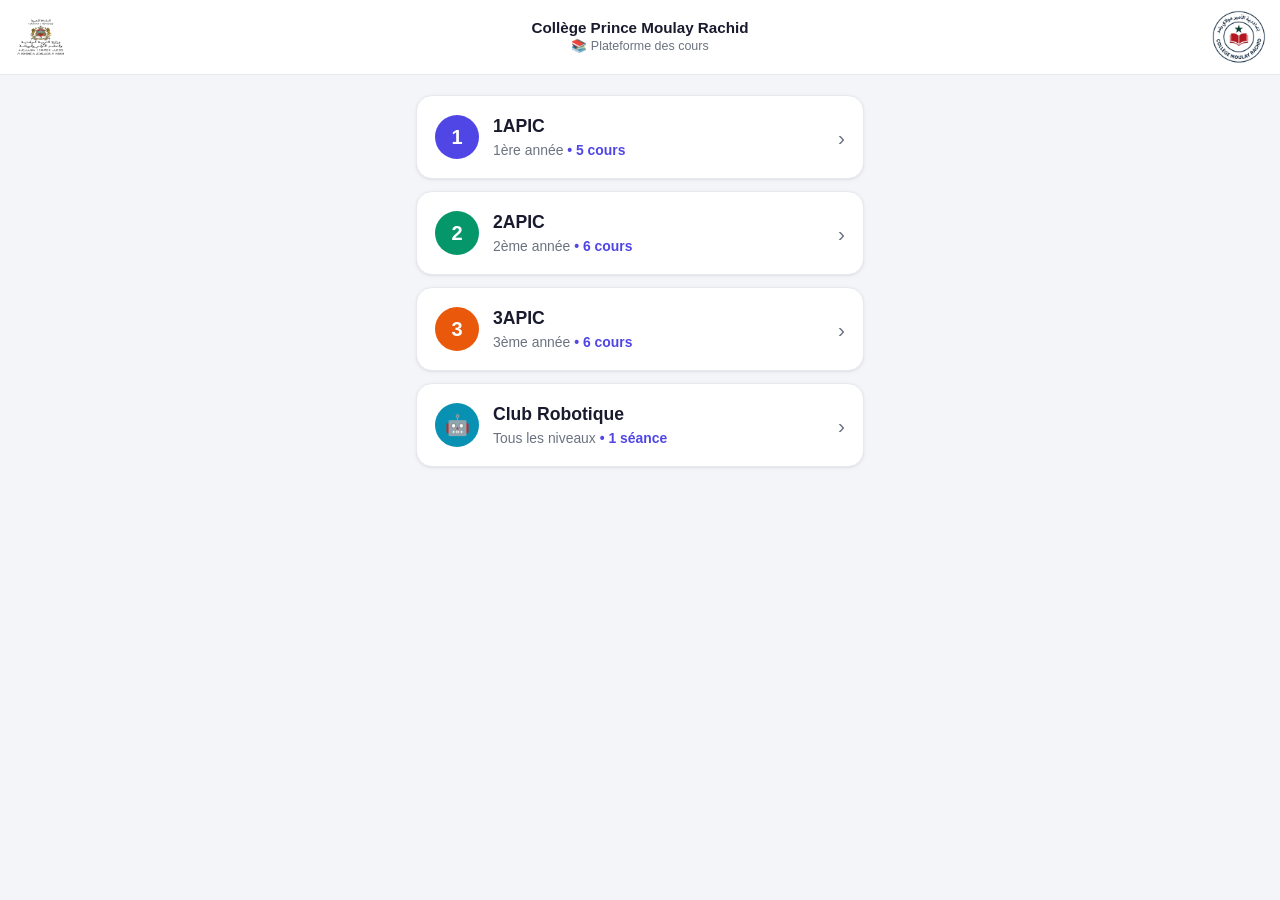
<file: index.html>
<!DOCTYPE html>
<html lang="fr">
<head>
<meta charset="UTF-8">
<meta name="viewport" content="width=device-width, initial-scale=1.0, maximum-scale=1.0">
<meta name="theme-color" content="#ffffff">
<title>Cours</title>
<style>
  :root {
    --bg: #f4f5f9; --card-bg: #ffffff; --text: #1a1a2e;
    --muted: #6b7280; --accent: #4f46e5; --accent2: #059669;
    --border: #e8e9ee; --shadow: 0 1px 2px rgba(20,20,40,0.06), 0 1px 6px rgba(20,20,40,0.04);
  }
  * { box-sizing: border-box; -webkit-tap-highlight-color: transparent; }
  html, body { margin: 0; padding: 0; }
  body {
    font-family: -apple-system, BlinkMacSystemFont, "Segoe UI", Roboto, sans-serif;
    background: var(--bg); color: var(--text);
    font-size: 17px; line-height: 1.4;
    -webkit-font-smoothing: antialiased;
  }

  header {
    background: var(--card-bg); color: var(--text);
    padding: calc(10px + env(safe-area-inset-top, 0px)) 14px 10px;
    border-bottom: 1px solid var(--border);
    display: flex; align-items: center; gap: 10px;
    position: sticky; top: 0; z-index: 10;
  }
  header img.logo { width: 54px; height: 54px; object-fit: contain; flex-shrink: 0; }
  header .school-info { flex: 1; text-align: center; min-width: 0; }
  header .school-info .college-name { font-size: 0.95rem; font-weight: 700; line-height: 1.2; }
  header .school-info .app-title { font-size: 0.78rem; color: var(--muted); margin-top: 1px; }

  main { padding: 16px; padding-bottom: 40px; max-width: 480px; margin: 0 auto; }

  /* ---- Levels ---- */
  .levels { display: flex; flex-direction: column; gap: 12px; margin-top: 4px; }
  .level-card {
    background: var(--card-bg); border: 1px solid var(--border); border-radius: 16px;
    box-shadow: var(--shadow); padding: 18px; display: flex; align-items: center; gap: 14px;
    cursor: pointer; user-select: none; contain: layout style;
    transition: transform 0.1s ease;
  }
  .level-card:active { transform: scale(0.98); background: #f0f0f7; }
  .badge {
    width: 44px; height: 44px; border-radius: 50%; display: flex; align-items: center;
    justify-content: center; font-size: 1.25rem; font-weight: 700; color: white; flex-shrink: 0;
  }
  .b1 { background: #4f46e5; } .b2 { background: #059669; } .b3 { background: #ea580c; }
  .level-card .txt h2 { margin: 0 0 2px; font-size: 1.1rem; }
  .level-card .txt p { margin: 0; color: var(--muted); font-size: 0.87rem; }
  .level-card .txt p .count { color: var(--accent); font-weight: 600; }
  .level-card .arrow { margin-left: auto; color: var(--muted); font-size: 1.3rem; }

  /* ---- Back + search ---- */
  .back-btn {
    display: flex; align-items: center; gap: 6px; background: none; border: none;
    color: var(--accent); font-size: 1rem; font-weight: 600; cursor: pointer;
    padding: 8px 0; margin-bottom: 6px;
  }
  .search-wrap { position: sticky; top: 66px; background: var(--bg); padding: 6px 0 12px; z-index: 5; }
  .search-wrap input {
    width: 100%; padding: 12px 14px; border: 1px solid var(--border);
    border-radius: 12px; font-size: 1rem; background: var(--card-bg); color: var(--text);
  }

  /* ---- Course list ---- */
  .list { display: flex; flex-direction: column; gap: 9px; }
  .course-item {
    background: var(--card-bg); border: 1px solid var(--border); border-radius: 14px;
    box-shadow: var(--shadow); padding: 14px; display: flex; align-items: center; gap: 12px;
    cursor: pointer; user-select: none; contain: layout style; content-visibility: auto;
    transition: transform 0.1s ease;
  }
  .course-item:active { transform: scale(0.98); background: #f0f0f7; }
  .subj-icon {
    width: 40px; height: 40px; border-radius: 10px; display: flex; align-items: center;
    justify-content: center; font-size: 1.2rem; background: #eef0fb; flex-shrink: 0;
  }
  .course-item .txt { flex: 1; min-width: 0; }
  .unit-group { margin-bottom: 22px; }
  .unit-heading {
    display: flex; align-items: flex-start; gap: 9px; margin: 0 0 10px;
    padding: 10px 12px; border-radius: 12px; background: #eef0fb; color: var(--text);
    border-left: 5px solid var(--accent);
  }
  .unit-heading .unit-icon { font-size: 1.25rem; line-height: 1.3; }
  .unit-heading h2 { margin: 0; font-size: 1.08rem; line-height: 1.3; }
  .subject-tag { font-size: 0.7rem; text-transform: uppercase; letter-spacing: 0.04em; color: var(--accent); font-weight: 700; }
  .course-item h3 { margin: 2px 0 0; font-size: 1rem; line-height: 1.3; }
  .course-item .arrow { color: var(--muted); font-size: 1.3rem; flex-shrink: 0; }
  .new-badge {
    display: inline-block; background: #dc2626; color: white; font-size: 0.62rem;
    font-weight: 700; padding: 2px 7px; border-radius: 6px; margin-left: 7px;
    letter-spacing: 0.03em; vertical-align: middle;
  }
  .date-text { font-size: 0.75rem; color: var(--muted); margin-top: 3px; }

  /* ---- Club Robotique ---- */
  .b4 { background: #0891b2; }
  .card-grid { display: grid; grid-template-columns: repeat(2, minmax(0, 1fr)); gap: 12px; }
  .grid-card {
    background: var(--card-bg); border: 1px solid var(--border); border-radius: 16px;
    box-shadow: var(--shadow); overflow: hidden; cursor: pointer; user-select: none;
    transition: transform 0.1s ease;
  }
  .grid-card:active { transform: scale(0.98); }
  .grid-card h3 { margin: 0; font-size: 1rem; line-height: 1.3; overflow-wrap: anywhere; }
  .grid-body { padding: 12px; }
  .grid-body .new-badge { margin: 6px 0 0; }
  .seance-cover {
    position: relative; aspect-ratio: 16 / 10; background: linear-gradient(135deg, #0891b2, #4f46e5);
    display: flex; align-items: center; justify-content: center; font-size: 2.2rem;
  }
  .seance-cover img { position: absolute; inset: 0; width: 100%; height: 100%; object-fit: cover; }
  .club-title { margin: 2px 0 12px; font-size: 1.3rem; line-height: 1.25; }
  .seance-desc { white-space: pre-wrap; margin: 10px 0 0; }
  #seanceTitle { margin-bottom: 2px; }
  #taskGrid { margin-top: 16px; }
  .task-card { border-top: 5px solid var(--task-color); }
  .task-preview {
    position: relative; aspect-ratio: 16 / 10; display: flex; align-items: center; justify-content: center;
    font-size: 2rem; background: var(--bg); overflow: hidden;
  }
  .task-preview img { position: absolute; inset: 0; width: 100%; height: 100%; object-fit: cover; }
  .play-badge {
    position: absolute; width: 46px; height: 46px; border-radius: 50%; background: rgba(0,0,0,0.65); color: white;
    display: flex; align-items: center; justify-content: center; font-size: 1.1rem; padding-left: 3px;
  }
  .task-type { display: block; font-size: 0.75rem; font-weight: 700; color: var(--task-color); margin-bottom: 3px; }
  .type-video { --task-color: #dc2626; }
  .type-image { --task-color: #7c3aed; }
  .type-texte { --task-color: #ea580c; }
  .type-lien { --task-color: #0891b2; }
  .type-fichier { --task-color: #059669; }
  .type-page { --task-color: #0891b2; }
  .task-video:empty { display: none; }
  .video-open { margin: 10px 0 0; background: #dc2626; }
  .task-video { margin-bottom: 14px; }
  .task-video iframe, .task-video video { display: block; width: 100%; aspect-ratio: 16 / 9; border: 0; border-radius: 12px; background: #000; }
  .task-text { white-space: pre-wrap; overflow-wrap: anywhere; margin: 0 0 14px; }
  .task-link {
    display: block; text-align: center; text-decoration: none; background: var(--accent); color: white;
    padding: 13px; border-radius: 12px; font-weight: 600; margin-bottom: 14px;
  }
  .task-image {
    display: block; width: 100%; border-radius: 12px; background: #eef0f4; margin-bottom: 14px; cursor: zoom-in;
    -webkit-touch-callout: none; user-select: none;
  }
  .image-viewer {
    display: none; position: fixed; inset: 0; z-index: 60; background: #000; overflow: auto;
    align-items: center; justify-content: center;
  }
  .image-viewer.open { display: flex; }
  .image-viewer img {
    display: block; max-width: 100%; max-height: 100%; margin: auto; cursor: zoom-in;
    -webkit-touch-callout: none; user-select: none;
  }
  .image-viewer.zoomed { display: block; }
  .image-viewer.zoomed img { max-width: none; max-height: none; width: 250%; cursor: zoom-out; }
  .viewer-close {
    position: fixed; top: calc(12px + env(safe-area-inset-top, 0px)); right: 12px; z-index: 61; width: 44px; height: 44px;
    border: none; border-radius: 50%; background: rgba(255,255,255,0.2); color: white; font-size: 1.2rem; cursor: pointer;
  }
  .task-file {
    display: block; border: 1px solid var(--border); border-radius: 12px; padding: 13px; margin-bottom: 10px;
    color: var(--text); text-decoration: none; font-weight: 600; overflow-wrap: anywhere;
  }

  .empty-state, .error-state { text-align: center; color: var(--muted); padding: 50px 20px; }

  /* ---- Skeleton loading ---- */
  .skeleton-row {
    background: var(--card-bg); border: 1px solid var(--border); border-radius: 14px;
    padding: 14px; display: flex; align-items: center; gap: 12px; margin-bottom: 9px;
  }
  .skeleton-block { background: #e8e9ee; border-radius: 8px; animation: pulse 1.1s ease-in-out infinite; }
  .skeleton-row .skeleton-block:first-child { width: 40px; height: 40px; border-radius: 10px; flex-shrink: 0; }
  .skeleton-lines { flex: 1; display: flex; flex-direction: column; gap: 6px; }
  .skeleton-lines .skeleton-block:nth-child(1) { width: 40%; height: 9px; }
  .skeleton-lines .skeleton-block:nth-child(2) { width: 75%; height: 13px; }
  @keyframes pulse { 0%, 100% { opacity: 0.5; } 50% { opacity: 1; } }

  /* ---- Bottom sheet ---- */
  .sheet-overlay { display: none; position: fixed; inset: 0; background: rgba(20,20,40,0.45); z-index: 50; }
  .sheet-overlay.open { display: block; }
  .sheet {
    position: fixed; left: 0; right: 0; bottom: 0; background: var(--card-bg);
    border-radius: 20px 20px 0 0; padding: 20px 18px calc(24px + env(safe-area-inset-bottom, 0px));
    max-height: 85vh; overflow-y: auto;
    transform: translateY(100%); transition: transform 0.22s ease-out;
  }
  .sheet-overlay.open .sheet { transform: translateY(0); }
  .sheet-handle { width: 40px; height: 4px; background: var(--border); border-radius: 4px; margin: 0 auto 16px; }
  .sheet h3 { margin: 0 0 4px; font-size: 1.15rem; }
  .sheet .subject-tag { display: block; margin-bottom: 18px; }

  .download-row {
    display: flex; align-items: center; gap: 14px; border: 1px solid var(--border);
    border-radius: 14px; padding: 14px; margin-bottom: 12px;
  }
  .download-row img { width: 52px; height: 52px; border-radius: 10px; object-fit: cover; background: #eef0f4; flex-shrink: 0; }
  .download-row .label { flex: 1; font-weight: 600; font-size: 1rem; }
  .download-row a.btn {
    display: inline-flex; align-items: center; gap: 6px; text-decoration: none;
    color: white; padding: 10px 16px; border-radius: 10px; font-size: 0.9rem; font-weight: 600;
    transition: filter 0.1s ease;
  }
  .download-row a.btn:active { filter: brightness(0.9); }
  .download-row.course a.btn { background: var(--accent); }
  .download-row.exercise a.btn { background: var(--accent2); }
  .download-row.missing { opacity: 0.5; }
  .download-row a.btn.disabled { background: var(--muted) !important; pointer-events: none; }
  .download-row.print { border-style: dashed; margin-top: -4px; }
  .download-row.print a.btn { background: #475569; }

  .sheet-close {
    display: block; width: 100%; text-align: center; padding: 12px;
    background: none; border: none; color: var(--muted); font-size: 0.95rem; margin-top: 4px;
  }

  @media (prefers-reduced-motion: reduce) {
    * { animation-duration: 0.001ms !important; transition-duration: 0.001ms !important; }
  }

  @media (prefers-color-scheme: dark) {
    :root:not([data-theme="light"]) {
      --bg: #14151f; --card-bg: #1e2030; --text: #e5e7eb; --muted: #9ca3af; --border: #2e3040;
      --shadow: 0 1px 2px rgba(0,0,0,0.3);
    }
    .level-card:active, .course-item:active { background: #262842; }
    .subj-icon, .unit-heading { background: #262842; }
    .skeleton-block { background: #2a2c40; }
  }
  :root[data-theme="dark"] .unit-heading { background: #262842; }
  :root[data-theme="dark"] {
    --bg: #14151f; --card-bg: #1e2030; --text: #e5e7eb; --muted: #9ca3af; --border: #2e3040;
  }
</style>
</head>
<body>

<header>
  <img class="logo" src="assets/logo-ministere.png" alt="" onerror="this.style.display='none'">
  <div class="school-info">
    <div class="college-name">Collège Prince Moulay Rachid</div>
    <div class="app-title">📚 Plateforme des cours</div>
  </div>
  <img class="logo" src="assets/logo-college.png" alt="" onerror="this.style.display='none'">
</header>

<main>
  <div class="levels" id="levelScreen">
    <div class="level-card" data-level="1APIC">
      <span class="badge b1">1</span>
      <span class="txt"><h2>1APIC</h2><p>1ère année<span class="count" id="count-1APIC"></span></p></span>
      <span class="arrow">›</span>
    </div>
    <div class="level-card" data-level="2APIC">
      <span class="badge b2">2</span>
      <span class="txt"><h2>2APIC</h2><p>2ème année<span class="count" id="count-2APIC"></span></p></span>
      <span class="arrow">›</span>
    </div>
    <div class="level-card" data-level="3APIC">
      <span class="badge b3">3</span>
      <span class="txt"><h2>3APIC</h2><p>3ème année<span class="count" id="count-3APIC"></span></p></span>
      <span class="arrow">›</span>
    </div>
    <div class="level-card" id="clubCard">
      <span class="badge b4">🤖</span>
      <span class="txt"><h2>Club Robotique</h2><p>Tous les niveaux<span class="count" id="count-club"></span></p></span>
      <span class="arrow">›</span>
    </div>
  </div>

  <div id="courseScreen" style="display:none;">
    <button class="back-btn" id="backBtn">‹ Niveaux</button>
    <div class="search-wrap"><input type="text" id="searchInput" placeholder="Rechercher..."></div>
    <div class="list" id="courseList"></div>
    <div class="empty-state" id="emptyState" style="display:none;">Aucun cours trouvé.</div>
  </div>

  <div id="clubScreen" style="display:none;">
    <button class="back-btn" id="clubBack">‹ Accueil</button>
    <h2 class="club-title">🤖 Club Robotique</h2>
    <div class="card-grid" id="seanceGrid"></div>
    <div class="empty-state" id="clubEmpty" style="display:none;"></div>
  </div>

  <div id="seanceScreen" style="display:none;">
    <button class="back-btn" id="seanceBack">‹ Séances</button>
    <h2 class="club-title" id="seanceTitle"></h2>
    <div class="date-text" id="seanceDate"></div>
    <p class="seance-desc" id="seanceDesc"></p>
    <div class="card-grid" id="taskGrid"></div>
    <div class="empty-state" id="seanceEmpty" style="display:none;">Aucune carte pour le moment.</div>
  </div>
</main>

<div class="sheet-overlay" id="overlay">
  <div class="sheet">
    <div class="sheet-handle"></div>
    <h3 id="modalTitle"></h3>
    <span class="subject-tag" id="modalSubject"></span>
    <div class="date-text" id="modalDate" style="margin-bottom:14px;"></div>

    <div class="download-row course">
      <img id="modalCourseImg" alt="" decoding="async" onerror="this.style.visibility='hidden'">
      <span class="label">📘 Cours</span>
      <a class="btn" id="modalCourseLink" download>⬇</a>
    </div>
    <div id="coursePrintContainer"></div>
    <div class="download-row exercise">
      <img id="modalExerciseImg" alt="" decoding="async" onerror="this.style.visibility='hidden'">
      <span class="label">✏️ Exercices</span>
      <a class="btn" id="modalExerciseLink" download>⬇</a>
    </div>
    <div id="exercisePrintContainer"></div>

    <button class="sheet-close" id="modalClose">Fermer</button>
  </div>
</div>

<div class="sheet-overlay" id="taskOverlay">
  <div class="sheet">
    <div class="sheet-handle"></div>
    <h3 id="taskTitle"></h3>
    <span class="subject-tag" id="taskType"></span>
    <div class="task-video" id="taskVideo"></div>
    <p class="task-text" id="taskText"></p>
    <a class="task-link" id="taskLink" target="_blank" rel="noopener">🔗 Ouvrir le lien</a>
    <div id="taskMedia"></div>
    <button class="sheet-close" id="taskClose">Fermer</button>
  </div>
</div>

<div class="image-viewer" id="imageViewer">
  <button class="viewer-close" id="viewerClose" aria-label="Fermer">✕</button>
  <img id="viewerImg" alt="" draggable="false">
</div>

<script>
  let allData = {};
  let currentLevel = null;
  let loadFailed = false;
  let dataReady = false;

  const levelScreen = document.getElementById('levelScreen');
  const courseScreen = document.getElementById('courseScreen');
  const list = document.getElementById('courseList');
  const emptyState = document.getElementById('emptyState');
  const searchInput = document.getElementById('searchInput');
  const overlay = document.getElementById('overlay');

  function unitsFor(level) { return (allData.units && allData.units[level]) || []; }
  function unitOf(level, c) {
    return unitsFor(level).find(u => u.id === c.unit) || { id: 'autres', title: c.subject || 'Autres cours' };
  }
  function courseNumber(c) {
    const m = (c.title || '').match(/cours\s*(\d+)/i);
    return m ? Number(m[1]) : Infinity;
  }
  function byCourseNumber(a, b) {
    return (courseNumber(a) - courseNumber(b)) || String(a.date || '').localeCompare(String(b.date || ''));
  }

  function formatDate(iso) {
    if (!iso) return '';
    try {
      return new Intl.DateTimeFormat('fr-FR', { day: '2-digit', month: 'short', year: 'numeric' }).format(new Date(iso));
    } catch (e) { return ''; }
  }

  function getViewedSet() {
    try { return new Set(JSON.parse(localStorage.getItem('viewedCourseIds') || '[]')); }
    catch (e) { return new Set(); }
  }
  function markViewed(id) {
    const set = getViewedSet();
    if (!set.has(id)) {
      set.add(id);
      localStorage.setItem('viewedCourseIds', JSON.stringify([...set]));
    }
  }

  function updateLevelCounts() {
    ['1APIC', '2APIC', '3APIC'].forEach(lvl => {
      const el = document.getElementById('count-' + lvl);
      if (el) el.textContent = loadFailed ? '' : ' • ' + (allData[lvl] || []).length + ' cours';
    });
  }

  function drawFavicon(count) {
    const canvas = document.createElement('canvas');
    canvas.width = 64; canvas.height = 64;
    const ctx = canvas.getContext('2d');
    ctx.clearRect(0, 0, 64, 64);
    ctx.font = '52px sans-serif';
    ctx.textAlign = 'center';
    ctx.textBaseline = 'middle';
    ctx.fillText('📚', 30, 36);
    if (count > 0) {
      ctx.beginPath();
      ctx.arc(50, 16, 15, 0, Math.PI * 2);
      ctx.fillStyle = '#dc2626';
      ctx.fill();
      ctx.fillStyle = '#ffffff';
      ctx.font = 'bold 18px sans-serif';
      ctx.fillText(count > 9 ? '9+' : String(count), 50, 17);
    }
    let link = document.querySelector("link[rel~='icon']");
    if (!link) { link = document.createElement('link'); link.rel = 'icon'; document.head.appendChild(link); }
    link.href = canvas.toDataURL('image/png');
  }

  function updateBadge() {
    const viewed = getViewedSet();
    let newCount = 0;
    ['1APIC', '2APIC', '3APIC'].forEach(lvl => {
      (allData[lvl] || []).forEach(c => { if (!viewed.has(c.id)) newCount++; });
    });
    newCount += unseenSeances();
    document.title = newCount > 0 ? `(${newCount}) Cours` : 'Cours';
    drawFavicon(newCount);
  }

  function showSkeleton() {
    list.innerHTML = Array(4).fill(`
      <div class="skeleton-row">
        <div class="skeleton-block"></div>
        <div class="skeleton-lines">
          <div class="skeleton-block"></div>
          <div class="skeleton-block"></div>
        </div>
      </div>`).join('');
  }

  async function loadData() {
    try {
      const res = await fetch('data.json?t=' + Date.now(), { cache: 'no-store' });
      if (!res.ok) throw new Error('HTTP ' + res.status);
      allData = await res.json();
      loadFailed = false;
    } catch (e) {
      allData = {};
      loadFailed = true;
    }
    dataReady = true;
  }

  function refreshData() {
    dataReady = false;
    clubReady = false;
    return Promise.all([loadData(), loadClub()]).then(() => {
      updateLevelCounts();
      updateClubCount();
      updateBadge();
      if (currentLevel) renderCourses();
      if (clubOpen && clubScreen.style.display !== 'none') renderClub();
    });
  }

  function openLevel(level) {
    currentLevel = level;
    levelScreen.style.display = 'none';
    courseScreen.style.display = 'block';
    searchInput.value = '';
    if (loadFailed) refreshData();
    renderCourses();
  }

  function renderCourses() {
    if (!dataReady) {
      emptyState.style.display = 'none';
      showSkeleton();
      return;
    }
    const q = searchInput.value.trim().toLowerCase();
    const courses = (allData[currentLevel] || []).filter(c =>
      (c.title || '').toLowerCase().includes(q) || unitOf(currentLevel, c).title.toLowerCase().includes(q)
    );
    list.innerHTML = '';
    emptyState.style.display = courses.length === 0 ? 'block' : 'none';
    emptyState.textContent = loadFailed
      ? "Connexion impossible — vérifiez votre réseau et réessayez."
      : "Aucun cours trouvé.";

    const frag = document.createDocumentFragment();
    const viewed = getViewedSet();
    const groups = new Map();
    unitsFor(currentLevel).forEach(u => groups.set(u.id, { unit: u, courses: [] }));
    courses.forEach(c => {
      const unit = unitOf(currentLevel, c);
      if (!groups.has(unit.id)) groups.set(unit.id, { unit, courses: [] });
      groups.get(unit.id).courses.push(c);
    });

    groups.forEach(({ unit, courses: unitCourses }) => {
      if (unitCourses.length === 0) return;
      const group = document.createElement('section');
      group.className = 'unit-group';
      const heading = document.createElement('div');
      heading.className = 'unit-heading';
      heading.innerHTML = `
        <span class="unit-icon">${unit.id === 'corrections' ? '📝' : '📂'}</span>
        <h2></h2>`;
      heading.querySelector('h2').textContent = unit.title;
      group.appendChild(heading);
      const groupList = document.createElement('div');
      groupList.className = 'list';
      unitCourses.sort(byCourseNumber).forEach(c => {
      const isNew = !viewed.has(c.id);
      const item = document.createElement('div');
      item.className = 'course-item';
      item.innerHTML = `
        <span class="subj-icon">📄</span>
        <span class="txt">
          <h3>${c.title || 'Sans titre'}${isNew ? '<span class="new-badge">NOUVEAU</span>' : ''}</h3>
          ${c.date ? `<div class="date-text">${formatDate(c.date)}</div>` : ''}
        </span>
        <span class="arrow">›</span>`;
      item.addEventListener('click', () => openSheet(c));
      groupList.appendChild(item);
      });
      group.appendChild(groupList);
      frag.appendChild(group);
    });
    list.appendChild(frag);
  }

  function thumbPath(filePath) { return filePath.replace('images/', 'thumbs/') + '.jpg'; }

  function setDownloadRow(prefix, filePath) {
    const img = document.getElementById('modal' + prefix + 'Img');
    const link = document.getElementById('modal' + prefix + 'Link');
    const row = link.closest('.download-row');
    const hasFile = typeof filePath === 'string' && filePath.trim() !== '';

    if (hasFile) {
      img.style.visibility = 'visible';
      img.src = thumbPath(filePath);
      link.href = filePath;
      link.classList.remove('disabled');
      link.textContent = '⬇';
      link.removeAttribute('aria-disabled');
      row.classList.remove('missing');
      row.style.display = 'flex';
    } else {
      img.removeAttribute('src');
      link.removeAttribute('href');
      link.classList.remove('disabled');
      link.removeAttribute('aria-disabled');
      row.classList.remove('missing');
      row.style.display = 'none';
    }
  }

  function setOptionalRow(rowId, imgId, linkId, filePath) {
    // conservée pour compatibilité, plus utilisée directement
  }

  function renderPrintRows(containerId, files) {
    const container = document.getElementById(containerId);
    container.innerHTML = '';
    if (!files || files.length === 0) return;
    const frag = document.createDocumentFragment();
    files.forEach((filePath, idx) => {
      if (!filePath) return;
      const row = document.createElement('div');
      row.className = 'download-row print';
      row.innerHTML = `
        <img alt="" decoding="async" src="${thumbPath(filePath)}" onerror="this.style.visibility='hidden'">
        <span class="label">📎 Image ${idx + 1} à coller</span>
        <a class="btn" href="${filePath}" download>⬇</a>`;
      frag.appendChild(row);
    });
    container.appendChild(frag);
  }

  function collectPrintFiles(c, pluralKey, singularKey) {
    const arr = Array.isArray(c[pluralKey]) ? c[pluralKey].filter(Boolean) : [];
    if (c[singularKey] && !arr.includes(c[singularKey])) arr.unshift(c[singularKey]);
    return arr;
  }

  function openSheet(c) {
    document.getElementById('modalTitle').textContent = c.title || 'Sans titre';
    document.getElementById('modalSubject').textContent = unitOf(currentLevel, c).title;
    document.getElementById('modalDate').textContent = c.date ? ('Ajouté le ' + formatDate(c.date)) : '';
    setDownloadRow('Course', c.courseFile);
    setDownloadRow('Exercise', c.exerciseFile);
    renderPrintRows('coursePrintContainer', collectPrintFiles(c, 'coursePrintFiles', 'coursePrintFile'));
    renderPrintRows('exercisePrintContainer', collectPrintFiles(c, 'exercisePrintFiles', 'exercisePrintFile'));
    overlay.classList.add('open');
    markViewed(c.id);
    renderCourses();
    updateBadge();
  }

  // ---- Club Robotique ----
  const TASK_TYPES = {
    video: { label: 'Vidéo', icon: '🎬', cls: 'type-video' },
    image: { label: 'Image', icon: '🖼️', cls: 'type-image' },
    texte: { label: 'Texte', icon: '📝', cls: 'type-texte' },
    lien: { label: 'Lien', icon: '🔗', cls: 'type-lien' },
    fichier: { label: 'Fichier', icon: '📎', cls: 'type-fichier' },
    page: { label: 'Exercices', icon: '🧩', cls: 'type-page' }
  };
  const clubScreen = document.getElementById('clubScreen');
  const seanceScreen = document.getElementById('seanceScreen');
  const taskOverlay = document.getElementById('taskOverlay');
  let clubData = { seances: [] };
  let clubReady = false;
  let clubFailed = false;
  let clubOpen = false;

  async function loadClub() {
    try {
      const res = await fetch('robotique.json?t=' + Date.now(), { cache: 'no-store' });
      if (!res.ok) throw new Error('HTTP ' + res.status);
      clubData = await res.json();
      if (!Array.isArray(clubData.seances)) clubData.seances = [];
      clubFailed = false;
    } catch (e) {
      clubData = { seances: [] };
      clubFailed = true;
    }
    clubReady = true;
  }

  function seanceViewId(s) { return 'seance:' + s.id; }

  function updateClubCount() {
    const el = document.getElementById('count-club');
    if (el) el.textContent = clubFailed ? '' : ' • ' + clubData.seances.length + ' séance' + (clubData.seances.length > 1 ? 's' : '');
  }

  function unseenSeances() {
    const viewed = getViewedSet();
    return clubData.seances.filter(s => !viewed.has(seanceViewId(s))).length;
  }

  function openClub() {
    clubOpen = true;
    levelScreen.style.display = 'none';
    seanceScreen.style.display = 'none';
    clubScreen.style.display = 'block';
    if (clubFailed) refreshData();
    renderClub();
  }

  function renderClub() {
    const grid = document.getElementById('seanceGrid');
    const empty = document.getElementById('clubEmpty');
    grid.innerHTML = '';
    empty.style.display = 'none';
    if (!clubReady) {
      empty.textContent = 'Chargement...';
      empty.style.display = 'block';
      return;
    }
    if (clubFailed || clubData.seances.length === 0) {
      empty.textContent = clubFailed
        ? 'Connexion impossible — vérifiez votre réseau et réessayez.'
        : 'Aucune séance pour le moment.';
      empty.style.display = 'block';
      return;
    }
    const viewed = getViewedSet();
    [...clubData.seances]
      .sort((a, b) => String(b.date || '').localeCompare(String(a.date || '')))
      .forEach(s => {
        const card = document.createElement('div');
        card.className = 'grid-card';
        card.innerHTML = `
          <div class="seance-cover"><span>🤖</span></div>
          <div class="grid-body">
            <h3></h3>
            <div class="date-text"></div>
          </div>`;
        if (s.cover) {
          const img = document.createElement('img');
          img.src = s.cover;
          img.alt = '';
          img.loading = 'lazy';
          img.decoding = 'async';
          img.onerror = () => img.remove();
          card.querySelector('.seance-cover').appendChild(img);
        }
        card.querySelector('h3').textContent = s.title || 'Sans titre';
        card.querySelector('.date-text').textContent = formatDate(s.date);
        if (!viewed.has(seanceViewId(s))) {
          const badge = document.createElement('span');
          badge.className = 'new-badge';
          badge.textContent = 'NOUVEAU';
          card.querySelector('.grid-body').appendChild(badge);
        }
        card.addEventListener('click', () => openSeance(s));
        grid.appendChild(card);
      });
  }

  function openSeance(s) {
    markViewed(seanceViewId(s));
    updateBadge();
    clubScreen.style.display = 'none';
    seanceScreen.style.display = 'block';
    window.scrollTo(0, 0);
    document.getElementById('seanceTitle').textContent = s.title || 'Sans titre';
    document.getElementById('seanceDate').textContent = formatDate(s.date);
    const desc = document.getElementById('seanceDesc');
    desc.textContent = s.description || '';
    desc.style.display = s.description ? 'block' : 'none';

    const tasks = Array.isArray(s.tasks) ? s.tasks : [];
    const grid = document.getElementById('taskGrid');
    grid.innerHTML = '';
    document.getElementById('seanceEmpty').style.display = tasks.length === 0 ? 'block' : 'none';
    tasks.forEach(t => {
      const type = TASK_TYPES[t.type] || TASK_TYPES.texte;
      const card = document.createElement('div');
      card.className = 'grid-card task-card ' + type.cls;
      card.innerHTML = `
        <div class="task-preview"><span></span></div>
        <div class="grid-body">
          <span class="task-type"></span>
          <h3></h3>
        </div>`;
      const preview = card.querySelector('.task-preview');
      preview.querySelector('span').textContent = type.icon;
      const previewSrc = taskPreview(t);
      if (previewSrc) {
        const img = document.createElement('img');
        img.src = previewSrc;
        img.alt = '';
        img.loading = 'lazy';
        img.decoding = 'async';
        img.draggable = false;
        img.onerror = () => img.remove();
        preview.appendChild(img);
      }
      if (t.type === 'video') {
        const play = document.createElement('div');
        play.className = 'play-badge';
        play.textContent = '▶';
        preview.appendChild(play);
      }
      card.querySelector('.task-type').textContent = type.label;
      card.querySelector('h3').textContent = t.title || 'Sans titre';
      card.addEventListener('click', () => openTask(t));
      grid.appendChild(card);
    });
  }

  function miniPath(path) { return path.replace(/\.jpg$/, '-mini.jpg'); }

  function sitePage(path) {
    return typeof path === 'string' && /^[\w\-\/]+\.(html|png|jpe?g)$/i.test(path) && !path.includes('..') ? path : null;
  }

  function taskPreview(t) {
    if (sitePage(t.preview)) return t.preview;
    if (t.youtubeId) return 'https://img.youtube.com/vi/' + encodeURIComponent(t.youtubeId) + '/mqdefault.jpg';
    if (t.images && t.images.length) return miniPath(t.images[0]);
    return null;
  }

  function openTask(t) {
    if (t.type === 'page' && sitePage(t.page)) {
      window.location.href = t.page;
      return;
    }
    if (t.type === 'lien' && /^https?:/i.test(t.link || '') && !t.text && !(t.images || []).length && !(t.files || []).length) {
      window.open(t.link, '_blank', 'noopener');
      return;
    }
    // A lone image goes straight to the full-screen viewer
    if (t.images && t.images.length === 1 && !t.text && !t.link && !t.youtubeId && !t.video) {
      openViewer(t.images[0]);
      return;
    }
    const type = TASK_TYPES[t.type] || TASK_TYPES.texte;
    document.getElementById('taskTitle').textContent = t.title || 'Sans titre';
    document.getElementById('taskType').textContent = type.icon + ' ' + type.label;
    const text = document.getElementById('taskText');
    text.textContent = t.text || '';
    text.style.display = t.text ? 'block' : 'none';

    const link = document.getElementById('taskLink');
    const safeLink = typeof t.link === 'string' && /^https?:\/\//i.test(t.link);
    link.style.display = safeLink ? 'block' : 'none';
    if (safeLink) link.href = t.link; else link.removeAttribute('href');

    const video = document.getElementById('taskVideo');
    video.innerHTML = '';
    if (t.youtubeId) {
      const frame = document.createElement('iframe');
      frame.src = 'https://www.youtube-nocookie.com/embed/' + encodeURIComponent(t.youtubeId) + '?rel=0&playsinline=1';
      frame.title = t.title || 'Vidéo';
      frame.allow = 'accelerometer; autoplay; encrypted-media; gyroscope; picture-in-picture';
      frame.allowFullscreen = true;
      frame.referrerPolicy = 'strict-origin-when-cross-origin';
      video.appendChild(frame);
      const open = document.createElement('a');
      open.className = 'task-link video-open';
      open.href = 'https://youtu.be/' + encodeURIComponent(t.youtubeId);
      open.target = '_blank';
      open.rel = 'noopener';
      open.textContent = '▶ Ouvrir sur YouTube';
      video.appendChild(open);
    } else if (t.video) {
      const player = document.createElement('video');
      player.src = t.video;
      player.controls = true;
      player.playsInline = true;
      player.preload = 'metadata';
      player.setAttribute('controlsList', 'nodownload');
      player.oncontextmenu = () => false;
      video.appendChild(player);
    }

    const media = document.getElementById('taskMedia');
    media.innerHTML = '';
    (t.images || []).forEach((path, i) => {
      const img = document.createElement('img');
      img.className = 'task-image';
      img.src = path;
      img.alt = 'Image ' + (i + 1);
      img.loading = 'lazy';
      img.decoding = 'async';
      img.draggable = false;
      img.oncontextmenu = () => false;
      img.addEventListener('click', () => openViewer(path));
      media.appendChild(img);
    });
    (t.files || []).forEach(f => {
      const a = document.createElement('a');
      a.className = 'task-file';
      a.href = f.path;
      a.download = f.name || '';
      a.textContent = '📎 ' + (f.name || 'Fichier');
      media.appendChild(a);
    });
    taskOverlay.classList.add('open');
  }

  function closeTask() {
    taskOverlay.classList.remove('open');
    document.getElementById('taskVideo').innerHTML = '';
  }

  // ---- Full-screen image viewer ----
  const viewer = document.getElementById('imageViewer');
  const viewerImg = document.getElementById('viewerImg');

  function openViewer(path) {
    viewerImg.src = path;
    viewer.classList.remove('zoomed');
    viewer.classList.add('open');
  }
  function closeViewer() {
    viewer.classList.remove('open');
    viewerImg.removeAttribute('src');
  }
  viewerImg.addEventListener('click', () => viewer.classList.toggle('zoomed'));
  viewerImg.addEventListener('contextmenu', e => e.preventDefault());
  document.getElementById('viewerClose').addEventListener('click', closeViewer);

  document.getElementById('clubCard').addEventListener('click', openClub);
  document.getElementById('clubBack').addEventListener('click', () => {
    clubOpen = false;
    clubScreen.style.display = 'none';
    levelScreen.style.display = 'flex';
  });
  document.getElementById('seanceBack').addEventListener('click', () => {
    seanceScreen.style.display = 'none';
    clubScreen.style.display = 'block';
    renderClub();
  });
  document.getElementById('taskClose').addEventListener('click', closeTask);
  taskOverlay.addEventListener('click', (e) => { if (e.target === taskOverlay) closeTask(); });

  document.getElementById('modalClose').addEventListener('click', () => overlay.classList.remove('open'));
  overlay.addEventListener('click', (e) => { if (e.target === overlay) overlay.classList.remove('open'); });

  document.getElementById('backBtn').addEventListener('click', () => {
    courseScreen.style.display = 'none';
    levelScreen.style.display = 'flex';
    currentLevel = null;
  });

  document.querySelectorAll('.level-card[data-level]').forEach(el => {
    el.addEventListener('click', () => openLevel(el.dataset.level));
  });

  searchInput.addEventListener('input', renderCourses);

  refreshData();
  if (location.hash === '#club') openClub();
</script>

</body>
</html>
</file>
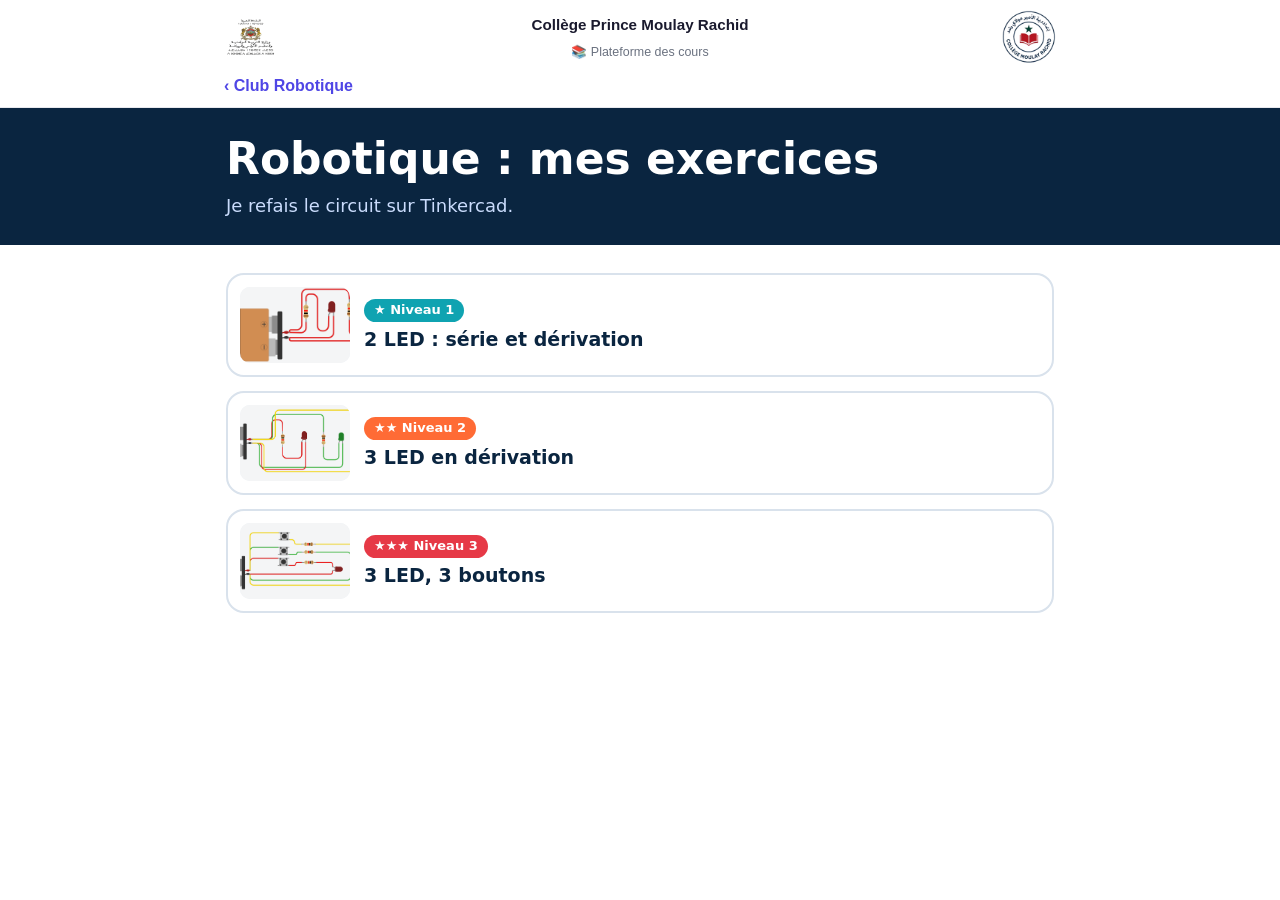
<file: robotique/index.html>
<!doctype html>
<html lang="fr">
<head>
<meta charset="utf-8">
<meta name="viewport" content="width=device-width, initial-scale=1">
<title>Robotique : mes exercices · Club de robotique</title>
<link rel="stylesheet" href="assets/robotique.css">
<style>
  .simple-steps { list-style: none; margin: 0; padding: 0; display: grid; gap: 10px; }
  .simple-steps li { background: #fff; border: 2px solid var(--line); border-radius: 14px; padding: 12px 14px; display: flex; gap: 12px; align-items: center; font-size: 18px; }
  .simple-steps .n { width: 36px; height: 36px; border-radius: 50%; color: #fff; font-weight: 700; display: inline-flex; align-items: center; justify-content: center; flex: none; background: var(--teal); }
  .simple-steps li.go { background: var(--green); border-color: var(--green); color: #fff; font-weight: 700; }
  .simple-steps li.go .n { background: #fff; color: var(--green); }
  .warn { margin-top: 12px; background: #FDECEE; color: #9B1C26; border-radius: 14px; padding: 12px 14px; font-weight: 700; }
</style>
</head>
<body>
<style>
  .site-head { background: #fff; color: #1a1a2e; border-bottom: 1px solid #e8e9ee; font-family: -apple-system, BlinkMacSystemFont, "Segoe UI", Roboto, sans-serif; }
  .site-head .bar { display: flex; align-items: center; gap: 10px; padding: calc(10px + env(safe-area-inset-top, 0px)) 14px 10px; max-width: 860px; margin: 0 auto; text-decoration: none; color: inherit; }
  .site-head img { width: 54px; height: 54px; object-fit: contain; flex-shrink: 0; display: block; }
  .site-head .school { flex: 1; text-align: center; min-width: 0; }
  .site-head .college-name { font-size: 0.95rem; font-weight: 700; line-height: 1.2; }
  .site-head .app-title { font-size: 0.78rem; color: #6b7280; margin-top: 1px; }
  .site-head .site-back { display: block; max-width: 860px; margin: 0 auto; padding: 0 14px 10px; color: #4f46e5; font-weight: 600; font-size: 1rem; text-decoration: none; }
</style>
<div class="site-head">
  <a class="bar" href="../index.html">
    <img src="../assets/logo-ministere.png" alt="" onerror="this.style.visibility='hidden'">
    <span class="school">
      <span class="college-name">Collège Prince Moulay Rachid</span><br>
      <span class="app-title">📚 Plateforme des cours</span>
    </span>
    <img src="../assets/logo-college.png" alt="" onerror="this.style.visibility='hidden'">
  </a>
  <a class="site-back" href="../index.html#club">‹ Club Robotique</a>
</div>
<header class="rb-head"><div class="wrap">
  
  <h1>Robotique : mes exercices</h1>
  <p>Je refais le circuit sur Tinkercad.</p>
</div></header>
<main class="wrap">
<section class="rb-sec"><div class="ex">
<a href="niveau-1.html"><img src="img/modele-niveau1-derivation.png" alt=""><div><span class="lvl" style="background:var(--teal)">★ Niveau 1</span><h3>2 LED : série et dérivation</h3></div></a>
<a href="niveau-2.html"><img src="img/modele-niveau2.png" alt=""><div><span class="lvl" style="background:var(--orange)">★★ Niveau 2</span><h3>3 LED en dérivation</h3></div></a>
<a href="niveau-3.html"><img src="img/modele-niveau3.png" alt=""><div><span class="lvl" style="background:var(--red)">★★★ Niveau 3</span><h3>3 LED, 3 boutons</h3></div></a>
</div></section>
<nav class="pager"><span style="flex:1"></span></nav>
</main>
<script src="assets/robotique.js"></script>
</body>
</html>
</file>
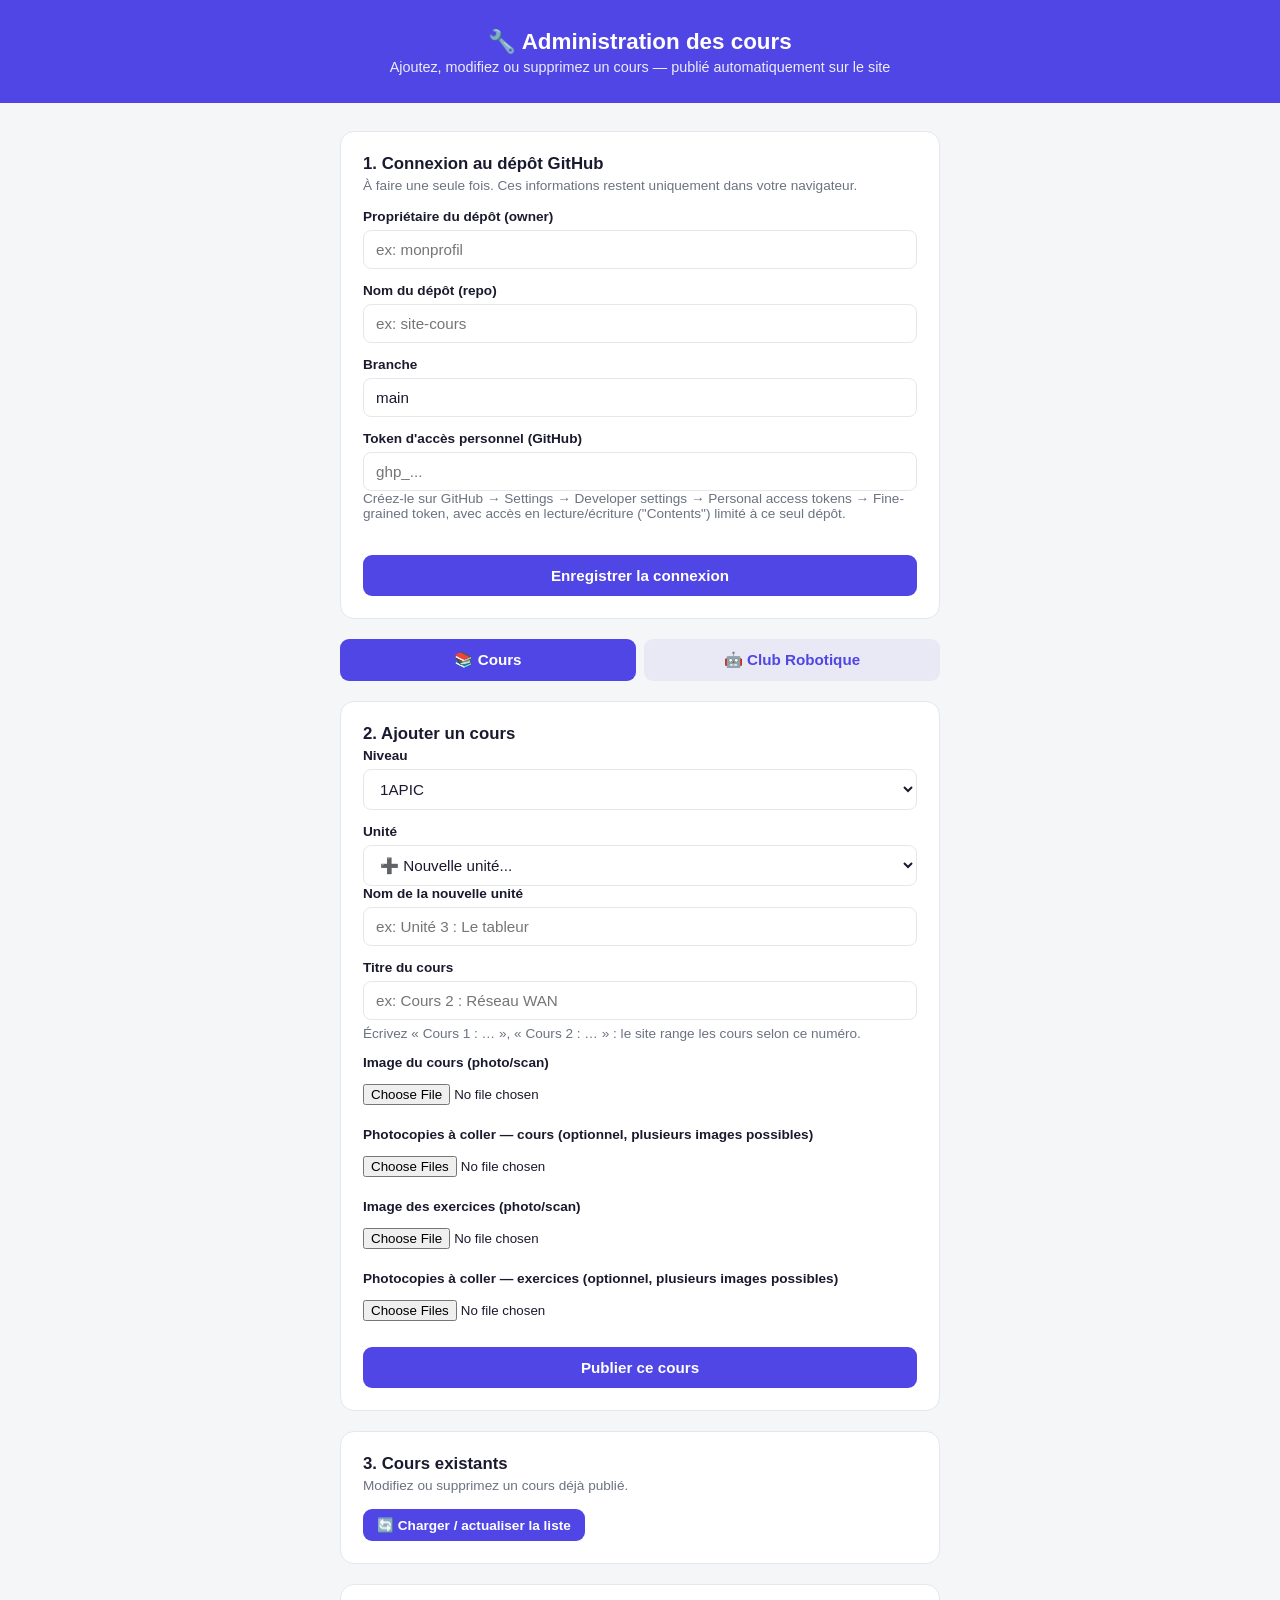
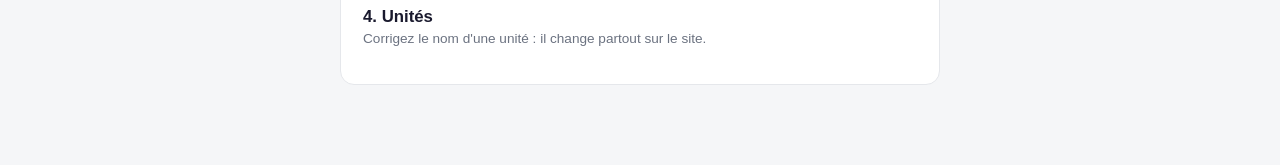
<file: admin.html>
<!DOCTYPE html>
<html lang="fr">
<head>
<meta charset="UTF-8">
<meta name="viewport" content="width=device-width, initial-scale=1.0">
<title>Administration - Cours</title>
<style>
  :root { --bg:#f5f6f8; --card-bg:#fff; --text:#1a1a2e; --muted:#6b7280; --accent:#4f46e5; --accent-hover:#4338ca; --border:#e5e7eb; --danger:#dc2626; --danger-hover:#b91c1c; --ok:#059669; }
  * { box-sizing: border-box; }
  body { margin:0; font-family:-apple-system,BlinkMacSystemFont,"Segoe UI",Roboto,sans-serif; background:var(--bg); color:var(--text); }
  header { background:var(--accent); color:white; padding:28px 20px; text-align:center; }
  header h1 { margin:0 0 4px; font-size:1.4rem; }
  header p { margin:0; opacity:0.9; font-size:0.9rem; }
  main { max-width:640px; margin:0 auto; padding:28px 20px 60px; }
  .box { background:var(--card-bg); border:1px solid var(--border); border-radius:14px; padding:22px; margin-bottom:20px; }
  .box h2 { margin:0 0 4px; font-size:1.05rem; }
  .box .hint { color:var(--muted); font-size:0.85rem; margin:0 0 16px; }
  label { display:block; font-size:0.85rem; font-weight:600; margin:14px 0 6px; }
  label:first-of-type { margin-top:0; }
  input[type=text], input[type=password], select {
    width:100%; padding:10px 12px; border:1px solid var(--border); border-radius:8px; font-size:0.95rem; background:white; color:var(--text);
  }
  input[type=file] { width:100%; padding:8px 0; }
  .row { display:flex; gap:12px; }
  .row > div { flex:1; }
  button {
    margin-top:18px; width:100%; padding:12px; border:none; border-radius:9px;
    background:var(--accent); color:white; font-size:0.95rem; font-weight:600; cursor:pointer;
  }
  button:hover { background:var(--accent-hover); }
  button:disabled { opacity:0.6; cursor:not-allowed; }
  button.secondary { background:none; color:var(--muted); margin-top:8px; }
  button.secondary:hover { background:#f0f0f4; }
  .status { margin-top:14px; font-size:0.88rem; padding:10px 12px; border-radius:8px; display:none; }
  .status.ok { background:#d1fae5; color:#065f46; display:block; }
  .status.err { background:#fee2e2; color:#991b1b; display:block; }
  .status.loading { background:#e0e7ff; color:#3730a3; display:block; }
  .saved-badge { font-size:0.78rem; color:var(--ok); margin-left:6px; }

  /* Existing courses list */
  .refresh-btn { width:auto; display:inline-block; padding:8px 14px; font-size:0.85rem; margin:0; }
  .course-row {
    display:flex; align-items:center; gap:10px; border:1px solid var(--border); border-radius:10px;
    padding:12px; margin-top:10px;
  }
  .course-row .level-tag {
    font-size:0.72rem; font-weight:700; color:white; background:var(--accent);
    padding:3px 8px; border-radius:6px; flex-shrink:0;
  }
  .course-row .info { flex:1; min-width:0; }
  .course-row .info .subject { font-size:0.75rem; color:var(--muted); text-transform:uppercase; letter-spacing:0.03em; }
  .course-row .info .title { font-size:0.95rem; font-weight:600; }
  .course-row .actions { display:flex; gap:6px; flex-shrink:0; }
  .icon-btn {
    width:auto; margin:0; padding:8px 10px; font-size:0.85rem; border-radius:8px;
  }
  .icon-btn.edit { background:#eef0fb; color:var(--accent); }
  .icon-btn.edit:hover { background:#e0e3f7; }
  .icon-btn.delete { background:#fee2e2; color:var(--danger); }
  .icon-btn.delete:hover { background:#fecaca; }
  .missing-tag {
    font-size:0.68rem; font-weight:700; color:#92400e; background:#fef3c7;
    padding:2px 6px; border-radius:6px; margin-left:6px; vertical-align:middle;
  }
  .empty-hint { color:var(--muted); font-size:0.88rem; text-align:center; padding:14px 0; }
  .editing-banner {
    display:none; background:#fef3c7; color:#92400e; font-size:0.85rem;
    padding:10px 12px; border-radius:8px; margin-bottom:14px;
  }
  .editing-banner.show { display:block; }
  textarea, input[type=date], input[type=url] {
    width:100%; padding:10px 12px; border:1px solid var(--border); border-radius:8px; font-size:0.95rem;
    background:white; color:var(--text); font-family:inherit;
  }
  textarea { min-height:120px; resize:vertical; }
  .tabs { display:flex; gap:8px; margin-bottom:20px; }
  .tabs button { margin:0; background:#e8e9f5; color:var(--accent); }
  .tabs button:hover { background:#dcdef0; }
  .tabs button.active { background:var(--accent); color:white; }
  .attachment-row { display:flex; align-items:center; justify-content:space-between; gap:10px; padding:8px 0; font-size:0.85rem; overflow-wrap:anywhere; }
  .course-row .actions { flex-wrap:wrap; justify-content:flex-end; }
  .icon-btn:disabled { opacity:0.35; }
</style>
</head>
<body>

<header>
  <h1>🔧 Administration des cours</h1>
  <p>Ajoutez, modifiez ou supprimez un cours — publié automatiquement sur le site</p>
</header>

<main>
  <div class="box">
    <h2>1. Connexion au dépôt GitHub</h2>
    <p class="hint">À faire une seule fois. Ces informations restent uniquement dans votre navigateur.</p>
    <label>Propriétaire du dépôt (owner) <span id="ownerSaved" class="saved-badge"></span></label>
    <input type="text" id="owner" placeholder="ex: monprofil">
    <label>Nom du dépôt (repo)</label>
    <input type="text" id="repo" placeholder="ex: site-cours">
    <label>Branche</label>
    <input type="text" id="branch" placeholder="main" value="main">
    <label>Token d'accès personnel (GitHub)</label>
    <input type="password" id="token" placeholder="ghp_...">
    <p class="hint">Créez-le sur GitHub → Settings → Developer settings → Personal access tokens → Fine-grained token, avec accès en lecture/écriture ("Contents") limité à ce seul dépôt.</p>
    <button id="saveConfigBtn">Enregistrer la connexion</button>
  </div>

  <div class="tabs">
    <button id="tabCourses" class="active">📚 Cours</button>
    <button id="tabClub">🤖 Club Robotique</button>
  </div>

  <div id="coursesPanel">

  <div class="box">
    <h2 id="formTitle">2. Ajouter un cours</h2>
    <div class="editing-banner" id="editingBanner">✏️ Modification d'un cours existant.</div>
    <label>Niveau</label>
    <select id="level">
      <option value="1APIC">1APIC</option>
      <option value="2APIC">2APIC</option>
      <option value="3APIC">3APIC</option>
    </select>
    <label>Unité</label>
    <select id="unit"></select>
    <div id="newUnitFields" style="display:none;">
      <label>Nom de la nouvelle unité</label>
      <input type="text" id="newUnitTitle" placeholder="ex: Unité 3 : Le tableur">
    </div>
    <label>Titre du cours</label>
    <input type="text" id="title" placeholder="ex: Cours 2 : Réseau WAN">
    <p class="hint" style="margin:6px 0 0;">Écrivez « Cours 1 : … », « Cours 2 : … » : le site range les cours selon ce numéro.</p>
    <label id="courseImgLabel">Image du cours (photo/scan)</label>
    <input type="file" id="courseImage" accept="image/*">
    <label>Photocopies à coller — cours (optionnel, plusieurs images possibles)</label>
    <input type="file" id="coursePrintImages" accept="image/*" multiple>
    <label id="exerciseImgLabel">Image des exercices (photo/scan)</label>
    <input type="file" id="exerciseImage" accept="image/*">
    <label>Photocopies à coller — exercices (optionnel, plusieurs images possibles)</label>
    <input type="file" id="exercisePrintImages" accept="image/*" multiple>
    <button id="submitBtn">Publier ce cours</button>
    <button class="secondary" id="cancelEditBtn" style="display:none;">Annuler la modification</button>
    <div class="status" id="status"></div>
  </div>

  <div class="box">
    <h2>3. Cours existants</h2>
    <p class="hint">Modifiez ou supprimez un cours déjà publié.</p>
    <button class="refresh-btn" id="refreshBtn">🔄 Charger / actualiser la liste</button>
    <div id="courseList"></div>
    <div class="status" id="listStatus"></div>
  </div>

  <div class="box">
    <h2>4. Unités</h2>
    <p class="hint">Corrigez le nom d'une unité : il change partout sur le site.</p>
    <div id="unitList"></div>
  </div>
  </div>

  <div id="clubPanel" style="display:none;">
    <div class="box">
      <h2 id="seanceFormTitle">Nouvelle séance</h2>
      <p class="hint">Chaque séance apparaît comme une carte dans le Club Robotique.</p>
      <label>Titre de la séance</label>
      <input type="text" id="seanceName" placeholder="ex: Séance 1 : Découvrir Tinkercad">
      <label>Date</label>
      <input type="date" id="seanceDateInput">
      <label>Description (optionnel)</label>
      <textarea id="seanceDescInput" placeholder="Ce que nous avons fait pendant cette séance"></textarea>
      <label>Image de la carte (optionnel)</label>
      <input type="file" id="seanceCover" accept="image/*">
      <button id="seanceSubmit">Publier la séance</button>
      <button class="secondary" id="seanceCancel" style="display:none;">Annuler la modification</button>
      <div class="status" id="seanceStatus"></div>
    </div>

    <div class="box">
      <h2>Séances publiées</h2>
      <p class="hint">Cliquez sur « Cartes » pour ajouter le contenu d'une séance.</p>
      <div id="seanceList"></div>
      <div class="status" id="seanceListStatus"></div>
    </div>

    <div class="box" id="taskBox" style="display:none;">
      <h2 id="taskBoxTitle">Tâches</h2>
      <p class="hint">Chaque élément apparaît comme une carte dans la séance.</p>
      <div id="taskList"></div>
      <h2 id="taskFormTitle" style="margin-top:22px;">Ajouter du contenu</h2>
      <label>Que voulez-vous ajouter ?</label>
      <select id="taskTypeInput">
        <option value="video">🎬 Vidéo</option>
        <option value="image">🖼️ Image</option>
        <option value="texte">📝 Texte</option>
        <option value="lien">🔗 Lien</option>
        <option value="fichier">📎 Fichier à télécharger</option>
        <option value="page">🧩 Page du site</option>
      </select>
      <label>Titre de la carte</label>
      <input type="text" id="taskName" placeholder="ex: Exercice 1 : Allumer une LED">
      <div id="fieldsVideo">
        <label>Lien YouTube (recommandé)</label>
        <input type="url" id="taskYoutube" placeholder="ex: https://youtu.be/...">
        <p class="hint" style="margin:6px 0 0;">Sur YouTube, choisissez la visibilité « Non répertoriée ».</p>
        <label>Ou fichier vidéo (20 Mo maximum)</label>
        <input type="file" id="taskVideoFile" accept="video/*">
      </div>
      <div id="fieldsImage">
        <label>Images (une ou plusieurs)</label>
        <input type="file" id="taskImages" accept="image/*" multiple>
      </div>
      <div id="fieldsLink">
        <label>Lien</label>
        <input type="url" id="taskLinkInput" placeholder="ex: https://www.tinkercad.com">
      </div>
      <div id="fieldsPage">
        <label>Adresse de la page</label>
        <input type="text" id="taskPage" placeholder="ex: robotique/index.html">
      </div>
      <div id="fieldsFile">
        <label>Fichiers (20 Mo maximum par fichier)</label>
        <input type="file" id="taskFiles" multiple>
      </div>
      <label>Texte (optionnel)</label>
      <textarea id="taskTextInput" placeholder="Les explications ou les consignes"></textarea>
      <div id="taskAttachments"></div>
      <button id="taskSubmit">Publier</button>
      <button class="secondary" id="taskCancel" style="display:none;">Annuler la modification</button>
      <div class="status" id="taskStatus"></div>
      <button class="secondary" id="taskBoxClose">Fermer</button>
    </div>
  </div>
</main>

<script>
  const $ = id => document.getElementById(id);
  let currentData = {};
  let currentDataSha = null;
  let editingContext = null; // { level, id } when editing an existing course

  // ---- Config ----
  const cfg = JSON.parse(localStorage.getItem('ghConfig') || '{}');
  if (cfg.owner) { $('owner').value = cfg.owner; $('ownerSaved').textContent = '✓ enregistré'; }
  if (cfg.repo) $('repo').value = cfg.repo;
  if (cfg.branch) $('branch').value = cfg.branch;
  if (cfg.token) $('token').value = cfg.token;

  $('saveConfigBtn').addEventListener('click', () => {
    const conf = { owner: $('owner').value.trim(), repo: $('repo').value.trim(), branch: $('branch').value.trim() || 'main', token: $('token').value.trim() };
    localStorage.setItem('ghConfig', JSON.stringify(conf));
    $('ownerSaved').textContent = '✓ enregistré';
    setStatus('status', 'ok', 'Connexion enregistrée dans ce navigateur.');
  });

  function getConf() { return JSON.parse(localStorage.getItem('ghConfig') || '{}'); }

  function setStatus(elId, type, msg) {
    const el = $(elId);
    el.className = 'status ' + type;
    el.textContent = msg;
  }

  function fileToBase64(file) {
    return new Promise((resolve, reject) => {
      const r = new FileReader();
      r.onload = () => resolve(r.result.split(',')[1]);
      r.onerror = reject;
      r.readAsDataURL(file);
    });
  }

  async function ghPut(conf, path, body) {
    const res = await fetch(`https://api.github.com/repos/${conf.owner}/${conf.repo}/contents/${path}`, {
      method: 'PUT',
      headers: { 'Authorization': `Bearer ${conf.token}`, 'Accept': 'application/vnd.github+json', 'Content-Type': 'application/json' },
      body: JSON.stringify(body)
    });
    if (!res.ok) {
      const err = await res.json().catch(() => ({}));
      throw new Error(err.message || `Erreur GitHub (${res.status})`);
    }
    return res.json();
  }

  async function ghDelete(conf, path, body) {
    const res = await fetch(`https://api.github.com/repos/${conf.owner}/${conf.repo}/contents/${path}`, {
      method: 'DELETE',
      headers: { 'Authorization': `Bearer ${conf.token}`, 'Accept': 'application/vnd.github+json', 'Content-Type': 'application/json' },
      body: JSON.stringify(body)
    });
    return res.ok;
  }

  async function getFileIfExists(conf, path) {
    try {
      const res = await fetch(`https://api.github.com/repos/${conf.owner}/${conf.repo}/contents/${path}?ref=${conf.branch}`, {
        headers: { 'Authorization': `Bearer ${conf.token}`, 'Accept': 'application/vnd.github+json' }
      });
      if (!res.ok) return null;
      return res.json();
    } catch (e) { return null; }
  }

  function thumbPath(path) { return path.replace('images/', 'thumbs/') + '.jpg'; }

  async function makeThumb(file) {
    const bmp = await createImageBitmap(file);
    const size = 104, side = Math.min(bmp.width, bmp.height);
    const canvas = document.createElement('canvas');
    canvas.width = canvas.height = size;
    const ctx = canvas.getContext('2d');
    ctx.fillStyle = '#ffffff';
    ctx.fillRect(0, 0, size, size);
    ctx.drawImage(bmp, (bmp.width - side) / 2, (bmp.height - side) / 2, side, side, 0, 0, size, size);
    return canvas.toDataURL('image/jpeg', 0.7).split(',')[1];
  }

  async function uploadImage(conf, path, file, message) {
    const b64 = await fileToBase64(file);
    const existing = await getFileIfExists(conf, path);
    await ghPut(conf, path, { message, content: b64, branch: conf.branch, sha: existing ? existing.sha : undefined });

    // Best-effort: a failed thumbnail must not block publishing
    try {
      const thumb = thumbPath(path);
      const thumbExisting = await getFileIfExists(conf, thumb);
      await ghPut(conf, thumb, { message: 'Miniature: ' + message, content: await makeThumb(file), branch: conf.branch, sha: thumbExisting ? thumbExisting.sha : undefined });
    } catch (e) { console.warn('Miniature non créée', e); }
  }

  async function loadDataFile(conf) {
    const file = await getFileIfExists(conf, 'data.json');
    if (!file) { currentData = {}; currentDataSha = null; return; }
    currentData = JSON.parse(decodeURIComponent(escape(atob(file.content))));
    currentDataSha = file.sha;
  }

  async function saveDataFile(conf, message) {
    const newContent = btoa(unescape(encodeURIComponent(JSON.stringify(currentData, null, 2))));
    const result = await ghPut(conf, 'data.json', { message, content: newContent, branch: conf.branch, sha: currentDataSha || undefined });
    currentDataSha = result.content.sha;
  }

  // ---- Units ----
  function unitsFor(level) {
    if (!currentData.units) currentData.units = {};
    if (!currentData.units[level]) currentData.units[level] = [];
    return currentData.units[level];
  }

  function unitTitle(level, course) {
    const unit = unitsFor(level).find(u => u.id === course.unit);
    return unit ? unit.title : (course.subject || 'Unité non spécifiée');
  }

  function populateUnits(selected) {
    const select = $('unit');
    select.innerHTML = '';
    unitsFor($('level').value).forEach(u => {
      const opt = document.createElement('option');
      opt.value = u.id;
      opt.textContent = u.title;
      select.appendChild(opt);
    });
    const opt = document.createElement('option');
    opt.value = '__new';
    opt.textContent = '➕ Nouvelle unité...';
    select.appendChild(opt);
    const lessonUnits = unitsFor($('level').value).filter(u => u.id !== 'corrections');
    if (selected && [...select.options].some(o => o.value === selected)) select.value = selected;
    else if (lessonUnits.length) select.value = lessonUnits[lessonUnits.length - 1].id;
    toggleNewUnit();
  }

  function toggleNewUnit() {
    $('newUnitFields').style.display = $('unit').value === '__new' ? 'block' : 'none';
  }

  function resolveUnit(level) {
    const value = $('unit').value;
    if (value !== '__new') return value;
    const title = $('newUnitTitle').value.trim();
    const units = unitsFor(level);
    const same = units.find(u => u.title.toLowerCase() === title.toLowerCase());
    if (same) return same.id;
    const unit = { id: 'u-' + Date.now().toString(36), title };
    units.push(unit);
    return unit.id;
  }

  function renderUnitList() {
    const container = $('unitList');
    container.innerHTML = '';
    ['1APIC', '2APIC', '3APIC'].forEach(level => {
      unitsFor(level).forEach(unit => {
        const row = document.createElement('div');
        row.className = 'course-row';
        row.innerHTML = `
          <span class="level-tag">${level}</span>
          <span class="info"><div class="title"></div></span>
          <span class="actions"><button class="icon-btn edit">✏️</button></span>`;
        row.querySelector('.title').textContent = unit.title;
        row.querySelector('.edit').addEventListener('click', () => renameUnit(level, unit));
        container.appendChild(row);
      });
    });
  }

  async function renameUnit(level, unit) {
    const title = prompt('Nom de l\'unité :', unit.title);
    if (title === null || !title.trim()) return;
    const conf = getConf();
    setStatus('listStatus', 'loading', 'Enregistrement...');
    try {
      await loadDataFile(conf);
      const target = unitsFor(level).find(u => u.id === unit.id);
      if (!target) throw new Error('Unité introuvable.');
      target.title = title.trim();
      await saveDataFile(conf, `Modification unité: ${target.title} (${level})`);
      await renderCourseList();
    } catch (e) {
      setStatus('listStatus', 'err', 'Erreur : ' + e.message);
    }
  }

  $('level').addEventListener('change', () => populateUnits());
  $('unit').addEventListener('change', toggleNewUnit);

  // ---- Form: add / edit ----
  function resetForm() {
    editingContext = null;
    $('formTitle').textContent = '2. Ajouter un cours';
    $('editingBanner').classList.remove('show');
    $('submitBtn').textContent = 'Publier ce cours';
    $('cancelEditBtn').style.display = 'none';
    $('courseImgLabel').textContent = 'Image du cours (photo/scan)';
    $('exerciseImgLabel').textContent = 'Image des exercices (photo/scan)';
    $('level').value = '1APIC';
    populateUnits();
    $('newUnitTitle').value = '';
    $('title').value = '';
    $('courseImage').value = '';
    $('coursePrintImages').value = '';
    $('exerciseImage').value = '';
    $('exercisePrintImages').value = '';
  }

  function startEdit(level, course) {
    editingContext = { level, id: course.id };
    $('formTitle').textContent = '2. Modifier un cours';
    $('editingBanner').classList.add('show');
    $('submitBtn').textContent = 'Enregistrer les modifications';
    $('cancelEditBtn').style.display = 'block';
    $('courseImgLabel').textContent = 'Nouvelle image du cours (laisser vide pour garder l\'actuelle)';
    $('exerciseImgLabel').textContent = 'Nouvelle image des exercices (laisser vide pour garder l\'actuelle)';
    $('level').value = level;
    populateUnits(course.unit);
    $('title').value = course.title || '';
    $('courseImage').value = '';
    $('coursePrintImages').value = '';
    $('exerciseImage').value = '';
    $('exercisePrintImages').value = '';
    window.scrollTo({ top: $('formTitle').offsetTop - 20, behavior: 'smooth' });
  }

  $('cancelEditBtn').addEventListener('click', resetForm);

  $('submitBtn').addEventListener('click', async () => {
    const conf = getConf();
    if (!conf.owner || !conf.repo || !conf.token) {
      setStatus('status', 'err', 'Veuillez d\'abord enregistrer la connexion GitHub (étape 1).');
      return;
    }
    const level = $('level').value;
    const title = $('title').value.trim();
    if (!title) {
      setStatus('status', 'err', 'Veuillez écrire le titre du cours.');
      return;
    }
    if (!$('unit').value || ($('unit').value === '__new' && !$('newUnitTitle').value.trim())) {
      setStatus('status', 'err', 'Veuillez choisir une unité ou écrire le nom de la nouvelle unité.');
      return;
    }
    const courseFile = $('courseImage').files[0];
    const coursePrintFiles = Array.from($('coursePrintImages').files);
    const exerciseFile = $('exerciseImage').files[0];
    const exercisePrintFiles = Array.from($('exercisePrintImages').files);

    $('submitBtn').disabled = true;
    setStatus('status', 'loading', 'Publication en cours...');

    try {
      await loadDataFile(conf); // always work from the freshest version
      const unit = resolveUnit(level);

      if (editingContext) {
        const list = currentData[editingContext.level] || [];
        const entry = list.find(c => c.id === editingContext.id);
        if (!entry) throw new Error('Cours introuvable (a-t-il déjà été supprimé ailleurs ?).');

        entry.unit = unit;
        delete entry.subject;
        entry.title = title;

        if (courseFile) {
          const ext = courseFile.name.split('.').pop();
          const path = entry.courseFile || `images/${editingContext.level}/${entry.id}-cours.${ext}`;
          await uploadImage(conf, path, courseFile, `Mise à jour image cours: ${title || entry.id}`);
          entry.courseFile = path;
        }
        if (exerciseFile) {
          const ext = exerciseFile.name.split('.').pop();
          const path = entry.exerciseFile || `images/${editingContext.level}/${entry.id}-exo.${ext}`;
          await uploadImage(conf, path, exerciseFile, `Mise à jour image exercices: ${title || entry.id}`);
          entry.exerciseFile = path;
        }
        if (coursePrintFiles.length) {
          if (!Array.isArray(entry.coursePrintFiles)) entry.coursePrintFiles = [];
          for (let i = 0; i < coursePrintFiles.length; i++) {
            const f = coursePrintFiles[i];
            const ext = f.name.split('.').pop();
            const path = `images/${editingContext.level}/${entry.id}-cours-photocopie-${Date.now().toString(36)}-${i}.${ext}`;
            await uploadImage(conf, path, f, `Ajout photocopie cours: ${title || entry.id}`);
            entry.coursePrintFiles.push(path);
          }
        }
        if (exercisePrintFiles.length) {
          if (!Array.isArray(entry.exercisePrintFiles)) entry.exercisePrintFiles = [];
          for (let i = 0; i < exercisePrintFiles.length; i++) {
            const f = exercisePrintFiles[i];
            const ext = f.name.split('.').pop();
            const path = `images/${editingContext.level}/${entry.id}-exo-photocopie-${Date.now().toString(36)}-${i}.${ext}`;
            await uploadImage(conf, path, f, `Ajout photocopie exercices: ${title || entry.id}`);
            entry.exercisePrintFiles.push(path);
          }
        }

        // Level changed: move entry to the new level's array
        if (level !== editingContext.level) {
          currentData[editingContext.level] = list.filter(c => c.id !== editingContext.id);
          if (!currentData[level]) currentData[level] = [];
          currentData[level].push(entry);
        }

        await saveDataFile(conf, `Modification cours: ${title}`);
        setStatus('status', 'ok', `"${title}" mis à jour avec succès !`);
      } else {
        const slug = title.toLowerCase().normalize('NFD').replace(/[\u0300-\u036f]/g, '').replace(/[^a-z0-9]+/g, '-').replace(/(^-|-$)/g, '');
        const id = (slug || 'cours') + '-' + Date.now().toString(36);
        let courseFilePath = null, exerciseFilePath = null;
        const coursePrintPaths = [], exercisePrintPaths = [];

        if (courseFile) {
          const courseExt = courseFile.name.split('.').pop();
          courseFilePath = `images/${level}/${id}-cours.${courseExt}`;
          await uploadImage(conf, courseFilePath, courseFile, `Ajout image cours: ${title || id}`);
        }
        for (let i = 0; i < coursePrintFiles.length; i++) {
          const f = coursePrintFiles[i];
          const ext = f.name.split('.').pop();
          const path = `images/${level}/${id}-cours-photocopie-${i + 1}.${ext}`;
          await uploadImage(conf, path, f, `Ajout photocopie cours ${i + 1}: ${title || id}`);
          coursePrintPaths.push(path);
        }
        if (exerciseFile) {
          const exerciseExt = exerciseFile.name.split('.').pop();
          exerciseFilePath = `images/${level}/${id}-exo.${exerciseExt}`;
          await uploadImage(conf, exerciseFilePath, exerciseFile, `Ajout image exercices: ${title || id}`);
        }
        for (let i = 0; i < exercisePrintFiles.length; i++) {
          const f = exercisePrintFiles[i];
          const ext = f.name.split('.').pop();
          const path = `images/${level}/${id}-exo-photocopie-${i + 1}.${ext}`;
          await uploadImage(conf, path, f, `Ajout photocopie exercices ${i + 1}: ${title || id}`);
          exercisePrintPaths.push(path);
        }

        if (!currentData[level]) currentData[level] = [];
        currentData[level].push({ id, title, unit, courseFile: courseFilePath, exerciseFile: exerciseFilePath, coursePrintFiles: coursePrintPaths, exercisePrintFiles: exercisePrintPaths, date: new Date().toISOString() });

        await saveDataFile(conf, `Ajout cours: ${title} (${level})`);
        setStatus('status', 'ok', `"${title}" publié avec succès dans ${level} !`);
      }

      resetForm();
      renderCourseList();
    } catch (e) {
      setStatus('status', 'err', 'Erreur : ' + e.message);
    } finally {
      $('submitBtn').disabled = false;
    }
  });

  // ---- Existing courses list ----
  async function renderCourseList() {
    const conf = getConf();
    if (!conf.owner || !conf.repo || !conf.token) {
      setStatus('listStatus', 'err', 'Veuillez d\'abord enregistrer la connexion GitHub (étape 1).');
      return;
    }
    setStatus('listStatus', 'loading', 'Chargement...');
    try {
      await loadDataFile(conf);
      populateUnits($('unit').value);
      renderUnitList();
      const container = $('courseList');
      container.innerHTML = '';
      let total = 0;
      ['1APIC', '2APIC', '3APIC'].forEach(level => {
        (currentData[level] || []).forEach(course => {
          total++;
          const incomplete = !course.title || !course.unit || !course.courseFile || !course.exerciseFile;
          const row = document.createElement('div');
          row.className = 'course-row';
          row.innerHTML = `
            <span class="level-tag">${level}</span>
            <span class="info">
              <span class="subject">${unitTitle(level, course)}</span>
              <div class="title">${course.title || 'Sans titre'}${incomplete ? '<span class="missing-tag">⚠ Incomplet</span>' : ''}</div>
            </span>
            <span class="actions">
              <button class="icon-btn edit">✏️</button>
              <button class="icon-btn delete">🗑️</button>
            </span>`;
          row.querySelector('.edit').addEventListener('click', () => startEdit(level, course));
          row.querySelector('.delete').addEventListener('click', () => deleteCourse(level, course));
          container.appendChild(row);
        });
      });
      if (total === 0) container.innerHTML = '<div class="empty-hint">Aucun cours publié pour le moment.</div>';
      $('listStatus').className = 'status';
      $('listStatus').textContent = '';
    } catch (e) {
      setStatus('listStatus', 'err', 'Erreur : ' + e.message);
    }
  }

  async function deleteCourse(level, course) {
    if (!confirm(`Supprimer "${course.title}" (${level}) ? Cette action est définitive.`)) return;
    const conf = getConf();
    setStatus('listStatus', 'loading', 'Suppression en cours...');
    try {
      await loadDataFile(conf);
      currentData[level] = (currentData[level] || []).filter(c => c.id !== course.id);
      await saveDataFile(conf, `Suppression cours: ${course.title}`);

      // Best-effort: remove the image files too
      if (course.courseFile) {
        const courseImg = await getFileIfExists(conf, course.courseFile);
        if (courseImg) await ghDelete(conf, course.courseFile, { message: `Suppression image cours: ${course.title}`, sha: courseImg.sha, branch: conf.branch });
      }
      if (course.exerciseFile) {
        const exerciseImg = await getFileIfExists(conf, course.exerciseFile);
        if (exerciseImg) await ghDelete(conf, course.exerciseFile, { message: `Suppression image exercices: ${course.title}`, sha: exerciseImg.sha, branch: conf.branch });
      }
      const printFiles = [
        ...(Array.isArray(course.coursePrintFiles) ? course.coursePrintFiles : []),
        ...(Array.isArray(course.exercisePrintFiles) ? course.exercisePrintFiles : []),
        ...(course.coursePrintFile ? [course.coursePrintFile] : []),
        ...(course.exercisePrintFile ? [course.exercisePrintFile] : [])
      ];
      for (const p of printFiles) {
        const f = await getFileIfExists(conf, p);
        if (f) await ghDelete(conf, p, { message: `Suppression photocopie: ${course.title}`, sha: f.sha, branch: conf.branch });
      }

      for (const p of [course.courseFile, course.exerciseFile, ...printFiles].filter(Boolean)) {
        const t = await getFileIfExists(conf, thumbPath(p));
        if (t) await ghDelete(conf, thumbPath(p), { message: `Suppression miniature: ${course.title}`, sha: t.sha, branch: conf.branch });
      }

      if (editingContext && editingContext.id === course.id) resetForm();
      setStatus('listStatus', 'ok', `"${course.title}" supprimé.`);
      renderCourseList();
    } catch (e) {
      setStatus('listStatus', 'err', 'Erreur : ' + e.message);
    }
  }

  // ---- Tabs ----
  function showTab(name) {
    $('coursesPanel').style.display = name === 'courses' ? 'block' : 'none';
    $('clubPanel').style.display = name === 'club' ? 'block' : 'none';
    $('tabCourses').classList.toggle('active', name === 'courses');
    $('tabClub').classList.toggle('active', name === 'club');
    if (name === 'club') renderSeanceList();
  }
  $('tabCourses').addEventListener('click', () => showTab('courses'));
  $('tabClub').addEventListener('click', () => showTab('club'));

  // ---- Club Robotique ----
  const MAX_FILE_MB = 20;
  const TYPE_LABELS = { video: '🎬 Vidéo', image: '🖼️ Image', texte: '📝 Texte', lien: '🔗 Lien', fichier: '📎 Fichier', page: '🧩 Page du site' };
  let club = { seances: [] };
  let clubSha = null;
  let editingSeanceId = null;
  let openSeanceId = null;
  let editingTaskId = null;
  let removedAttachments = [];

  async function loadClubFile(conf) {
    const file = await getFileIfExists(conf, 'robotique.json');
    if (!file) { club = { seances: [] }; clubSha = null; return; }
    club = JSON.parse(decodeURIComponent(escape(atob(file.content))));
    if (!Array.isArray(club.seances)) club.seances = [];
    clubSha = file.sha;
  }

  async function saveClubFile(conf, message) {
    const content = btoa(unescape(encodeURIComponent(JSON.stringify(club, null, 2))));
    const result = await ghPut(conf, 'robotique.json', { message, content, branch: conf.branch, sha: clubSha || undefined });
    clubSha = result.content.sha;
  }

  function hasConf(conf, statusId) {
    if (conf.owner && conf.repo && conf.token) return true;
    setStatus(statusId, 'err', 'Veuillez d\'abord enregistrer la connexion GitHub (étape 1).');
    return false;
  }

  function slugify(text) {
    return text.toLowerCase().normalize('NFD').replace(/[̀-ͯ]/g, '').replace(/[^a-z0-9]+/g, '-').replace(/(^-|-$)/g, '');
  }

  async function resizeImage(file, max, quality) {
    const bmp = await createImageBitmap(file);
    const scale = Math.min(1, max / Math.max(bmp.width, bmp.height));
    const canvas = document.createElement('canvas');
    canvas.width = Math.round(bmp.width * scale);
    canvas.height = Math.round(bmp.height * scale);
    const ctx = canvas.getContext('2d');
    ctx.fillStyle = '#ffffff';
    ctx.fillRect(0, 0, canvas.width, canvas.height);
    ctx.drawImage(bmp, 0, 0, canvas.width, canvas.height);
    return canvas.toDataURL('image/jpeg', quality).split(',')[1];
  }

  async function putFile(conf, path, content, message) {
    const existing = await getFileIfExists(conf, path);
    await ghPut(conf, path, { message, content, branch: conf.branch, sha: existing ? existing.sha : undefined });
  }

  async function removeFiles(conf, paths, title) {
    for (const p of paths.filter(Boolean)) {
      const f = await getFileIfExists(conf, p);
      if (f) await ghDelete(conf, p, { message: `Suppression fichier: ${title}`, sha: f.sha, branch: conf.branch });
    }
  }

  function taskPaths(task) {
    return [...(task.images || []).flatMap(p => [p, miniPath(p)]), ...(task.files || []).map(f => f.path), task.video];
  }

  function findSeance(id) { return club.seances.find(s => s.id === id); }

  // ---- Séances ----
  function resetSeanceForm() {
    editingSeanceId = null;
    $('seanceFormTitle').textContent = 'Nouvelle séance';
    $('seanceSubmit').textContent = 'Publier la séance';
    $('seanceCancel').style.display = 'none';
    $('seanceName').value = '';
    $('seanceDateInput').value = new Date().toISOString().slice(0, 10);
    $('seanceDescInput').value = '';
    $('seanceCover').value = '';
  }

  function startEditSeance(s) {
    editingSeanceId = s.id;
    $('seanceFormTitle').textContent = 'Modifier la séance';
    $('seanceSubmit').textContent = 'Enregistrer les modifications';
    $('seanceCancel').style.display = 'block';
    $('seanceName').value = s.title || '';
    $('seanceDateInput').value = (s.date || '').slice(0, 10);
    $('seanceDescInput').value = s.description || '';
    $('seanceCover').value = '';
    window.scrollTo({ top: $('seanceFormTitle').offsetTop - 20, behavior: 'smooth' });
  }

  $('seanceCancel').addEventListener('click', resetSeanceForm);

  $('seanceSubmit').addEventListener('click', async () => {
    const conf = getConf();
    if (!hasConf(conf, 'seanceStatus')) return;
    const title = $('seanceName').value.trim();
    if (!title) { setStatus('seanceStatus', 'err', 'Veuillez écrire le titre de la séance.'); return; }
    const date = $('seanceDateInput').value || new Date().toISOString().slice(0, 10);
    const description = $('seanceDescInput').value.trim();
    const coverFile = $('seanceCover').files[0];

    $('seanceSubmit').disabled = true;
    setStatus('seanceStatus', 'loading', 'Publication en cours...');
    try {
      await loadClubFile(conf);
      let seance = editingSeanceId ? findSeance(editingSeanceId) : null;
      if (editingSeanceId && !seance) throw new Error('Séance introuvable.');
      const isNew = !seance;
      if (isNew) {
        seance = { id: (slugify(title) || 'seance') + '-' + Date.now().toString(36), title, date, description, cover: null, tasks: [] };
        club.seances.push(seance);
      } else {
        seance.title = title;
        seance.date = date;
        seance.description = description;
      }
      if (coverFile) {
        const path = `club/${seance.id}/cover.jpg`;
        await putFile(conf, path, await resizeImage(coverFile, 640, 0.7), `Image séance: ${title}`);
        seance.cover = path;
      }
      await saveClubFile(conf, `${isNew ? 'Ajout' : 'Modification'} séance: ${title}`);
      setStatus('seanceStatus', 'ok', `"${title}" enregistrée !`);
      resetSeanceForm();
      renderSeances();
      if (isNew) openTasks(seance.id);
    } catch (e) {
      setStatus('seanceStatus', 'err', 'Erreur : ' + e.message);
    } finally {
      $('seanceSubmit').disabled = false;
    }
  });

  async function renderSeanceList() {
    const conf = getConf();
    if (!hasConf(conf, 'seanceListStatus')) return;
    setStatus('seanceListStatus', 'loading', 'Chargement...');
    try {
      await loadClubFile(conf);
      renderSeances();
      $('seanceListStatus').className = 'status';
      $('seanceListStatus').textContent = '';
    } catch (e) {
      setStatus('seanceListStatus', 'err', 'Erreur : ' + e.message);
    }
  }

  function renderSeances() {
    const container = $('seanceList');
    container.innerHTML = '';
    if (club.seances.length === 0) {
      container.innerHTML = '<div class="empty-hint">Aucune séance pour le moment.</div>';
    }
    [...club.seances]
      .sort((a, b) => String(b.date || '').localeCompare(String(a.date || '')))
      .forEach(s => {
        const row = document.createElement('div');
        row.className = 'course-row';
        row.innerHTML = `
          <span class="info"><span class="subject"></span><div class="title"></div></span>
          <span class="actions">
            <button class="icon-btn edit tasks">📋 Cartes</button>
            <button class="icon-btn edit rename">✏️</button>
            <button class="icon-btn delete">🗑️</button>
          </span>`;
        row.querySelector('.subject').textContent = `${s.date || ''} • ${(s.tasks || []).length} carte(s)`;
        row.querySelector('.title').textContent = s.title;
        row.querySelector('.tasks').addEventListener('click', () => openTasks(s.id));
        row.querySelector('.rename').addEventListener('click', () => startEditSeance(s));
        row.querySelector('.delete').addEventListener('click', () => deleteSeance(s));
        container.appendChild(row);
      });
    if (openSeanceId && findSeance(openSeanceId)) renderTasks();
    else closeTasks();
  }

  async function deleteSeance(s) {
    if (!confirm(`Supprimer "${s.title}" et toutes ses tâches ? Cette action est définitive.`)) return;
    const conf = getConf();
    setStatus('seanceListStatus', 'loading', 'Suppression en cours...');
    try {
      await loadClubFile(conf);
      const seance = findSeance(s.id);
      if (!seance) throw new Error('Séance introuvable.');
      club.seances = club.seances.filter(x => x.id !== s.id);
      await saveClubFile(conf, `Suppression séance: ${s.title}`);
      await removeFiles(conf, [seance.cover, ...(seance.tasks || []).flatMap(taskPaths)], s.title);
      if (editingSeanceId === s.id) resetSeanceForm();
      setStatus('seanceListStatus', 'ok', `"${s.title}" supprimée.`);
      renderSeances();
    } catch (e) {
      setStatus('seanceListStatus', 'err', 'Erreur : ' + e.message);
    }
  }

  // ---- Tâches ----
  function miniPath(path) { return path.replace(/\.jpg$/, '-mini.jpg'); }

  function youtubeId(url) {
    const m = url.match(/(?:youtu\.be\/|youtube(?:-nocookie)?\.com\/(?:watch\?(?:.*&)?v=|embed\/|shorts\/|live\/))([\w-]{11})/);
    return m ? m[1] : null;
  }

  function openTasks(id) {
    openSeanceId = id;
    resetTaskForm();
    $('taskBox').style.display = 'block';
    renderTasks();
    window.scrollTo({ top: $('taskBox').offsetTop - 20, behavior: 'smooth' });
  }

  function closeTasks() {
    openSeanceId = null;
    $('taskBox').style.display = 'none';
  }

  function toggleTaskFields() {
    const kind = $('taskTypeInput').value;
    $('fieldsVideo').style.display = kind === 'video' ? 'block' : 'none';
    $('fieldsImage').style.display = kind === 'image' ? 'block' : 'none';
    $('fieldsLink').style.display = kind === 'lien' ? 'block' : 'none';
    $('fieldsFile').style.display = kind === 'fichier' ? 'block' : 'none';
    $('fieldsPage').style.display = kind === 'page' ? 'block' : 'none';
  }
  $('taskTypeInput').addEventListener('change', toggleTaskFields);

  function resetTaskForm() {
    editingTaskId = null;
    removedAttachments = [];
    $('taskFormTitle').textContent = 'Ajouter du contenu';
    $('taskSubmit').textContent = 'Publier';
    $('taskCancel').style.display = 'none';
    $('taskName').value = '';
    $('taskTypeInput').value = 'video';
    $('taskTextInput').value = '';
    $('taskLinkInput').value = '';
    $('taskPage').value = '';
    $('taskYoutube').value = '';
    $('taskVideoFile').value = '';
    $('taskImages').value = '';
    $('taskFiles').value = '';
    $('taskAttachments').innerHTML = '';
    toggleTaskFields();
  }

  function startEditTask(t) {
    resetTaskForm();
    editingTaskId = t.id;
    $('taskFormTitle').textContent = 'Modifier le contenu';
    $('taskSubmit').textContent = 'Enregistrer les modifications';
    $('taskCancel').style.display = 'block';
    $('taskName').value = t.title || '';
    $('taskTypeInput').value = TYPE_LABELS[t.type] ? t.type : 'texte';
    $('taskTextInput').value = t.text || '';
    $('taskLinkInput').value = t.link || '';
    $('taskPage').value = t.page || '';
    $('taskYoutube').value = t.youtubeId ? 'https://youtu.be/' + t.youtubeId : '';
    toggleTaskFields();
    const list = [...(t.images || []).map(p => ({ path: p, name: p.split('/').pop() })), ...(t.files || [])];
    if (t.video) list.push({ path: t.video, name: t.video.split('/').pop() });
    list.forEach(item => {
      const row = document.createElement('div');
      row.className = 'attachment-row';
      row.innerHTML = '<span></span><button class="icon-btn delete">🗑️</button>';
      row.querySelector('span').textContent = item.name;
      row.querySelector('button').addEventListener('click', () => {
        removedAttachments.push(item.path);
        row.remove();
      });
      $('taskAttachments').appendChild(row);
    });
    window.scrollTo({ top: $('taskBox').offsetTop - 20, behavior: 'smooth' });
  }

  $('taskCancel').addEventListener('click', resetTaskForm);
  $('taskBoxClose').addEventListener('click', closeTasks);

  $('taskSubmit').addEventListener('click', async () => {
    const conf = getConf();
    if (!hasConf(conf, 'taskStatus')) return;
    const title = $('taskName').value.trim();
    if (!title) { setStatus('taskStatus', 'err', 'Veuillez écrire le titre de la carte.'); return; }
    const kind = $('taskTypeInput').value;
    const youtubeUrl = kind === 'video' ? $('taskYoutube').value.trim() : '';
    const ytId = youtubeUrl ? youtubeId(youtubeUrl) : null;
    if (youtubeUrl && !ytId) { setStatus('taskStatus', 'err', 'Ce lien YouTube n\'est pas reconnu.'); return; }
    const videoFile = kind === 'video' ? $('taskVideoFile').files[0] : null;
    let link = kind === 'lien' ? $('taskLinkInput').value.trim() : '';
    if (link && !/^https?:\/\//i.test(link)) link = 'https://' + link;
    if (kind === 'lien' && !link) { setStatus('taskStatus', 'err', 'Veuillez écrire le lien.'); return; }
    const page = kind === 'page' ? $('taskPage').value.trim().replace(/^\/+/, '') : '';
    if (kind === 'page' && !/^[\w\-\/]+\.html$/i.test(page)) { setStatus('taskStatus', 'err', 'Écrivez l\'adresse d\'une page du site, par exemple robotique/index.html.'); return; }
    const images = kind === 'image' ? Array.from($('taskImages').files) : [];
    const files = kind === 'fichier' ? Array.from($('taskFiles').files) : [];
    const tooBig = [...files, ...(videoFile ? [videoFile] : [])].find(f => f.size > MAX_FILE_MB * 1024 * 1024);
    if (tooBig) {
      setStatus('taskStatus', 'err', `"${tooBig.name}" dépasse ${MAX_FILE_MB} Mo. Pour une vidéo, utilisez plutôt un lien YouTube.`);
      return;
    }

    $('taskSubmit').disabled = true;
    setStatus('taskStatus', 'loading', 'Publication en cours...');
    try {
      await loadClubFile(conf);
      const seance = findSeance(openSeanceId);
      if (!seance) throw new Error('Séance introuvable.');
      if (!Array.isArray(seance.tasks)) seance.tasks = [];
      let task = editingTaskId ? seance.tasks.find(t => t.id === editingTaskId) : null;
      if (editingTaskId && !task) throw new Error('Carte introuvable.');
      const isNew = !task;
      if (isNew) {
        task = { id: 't-' + Date.now().toString(36), title, type: kind, text: '', link: '', youtubeId: null, video: null, images: [], files: [] };
        seance.tasks.push(task);
      }
      task.title = title;
      task.type = kind;
      task.text = $('taskTextInput').value.trim();
      task.link = link;
      task.page = page;
      task.youtubeId = ytId;
      task.images = (task.images || []).filter(p => !removedAttachments.includes(p));
      task.files = (task.files || []).filter(f => !removedAttachments.includes(f.path));
      if (removedAttachments.includes(task.video)) task.video = null;

      if (kind === 'video' && !ytId && !task.video && !videoFile) throw new Error('Ajoutez un lien YouTube ou un fichier vidéo.');
      if (kind === 'image' && task.images.length + images.length === 0) throw new Error('Ajoutez au moins une image.');
      if (kind === 'fichier' && task.files.length + files.length === 0) throw new Error('Ajoutez au moins un fichier.');

      const stamp = Date.now().toString(36);
      if (videoFile) {
        if (task.video) removedAttachments.push(task.video);
        const path = `club/${seance.id}/${task.id}-video-${stamp}.${videoFile.name.split('.').pop()}`;
        await putFile(conf, path, await fileToBase64(videoFile), `Ajout vidéo: ${title}`);
        task.video = path;
      }
      for (let i = 0; i < images.length; i++) {
        const path = `club/${seance.id}/${task.id}-image-${stamp}-${i + 1}.jpg`;
        await putFile(conf, path, await resizeImage(images[i], 1800, 0.82), `Ajout image: ${title}`);
        await putFile(conf, miniPath(path), await resizeImage(images[i], 480, 0.7), `Ajout miniature: ${title}`);
        task.images.push(path);
      }
      for (let i = 0; i < files.length; i++) {
        const f = files[i];
        const path = `club/${seance.id}/${task.id}-fichier-${stamp}-${i + 1}.${f.name.split('.').pop()}`;
        await putFile(conf, path, await fileToBase64(f), `Ajout fichier: ${title}`);
        task.files.push({ name: f.name, path });
      }

      await saveClubFile(conf, `${isNew ? 'Ajout' : 'Modification'} carte: ${title}`);
      await removeFiles(conf, removedAttachments.flatMap(p => [p, miniPath(p)]), title);
      setStatus('taskStatus', 'ok', `"${title}" enregistrée !`);
      resetTaskForm();
      renderSeances();
    } catch (e) {
      setStatus('taskStatus', 'err', 'Erreur : ' + e.message);
    } finally {
      $('taskSubmit').disabled = false;
    }
  });

  function renderTasks() {
    const seance = findSeance(openSeanceId);
    if (!seance) return;
    $('taskBoxTitle').textContent = 'Tâches : ' + seance.title;
    const container = $('taskList');
    container.innerHTML = '';
    const tasks = seance.tasks || [];
    if (tasks.length === 0) container.innerHTML = '<div class="empty-hint">Aucune carte pour le moment.</div>';
    tasks.forEach((t, i) => {
      const row = document.createElement('div');
      row.className = 'course-row';
      row.innerHTML = `
        <span class="info"><span class="subject"></span><div class="title"></div></span>
        <span class="actions">
          <button class="icon-btn edit up">⬆️</button>
          <button class="icon-btn edit down">⬇️</button>
          <button class="icon-btn edit rename">✏️</button>
          <button class="icon-btn delete">🗑️</button>
        </span>`;
      row.querySelector('.subject').textContent = TYPE_LABELS[t.type] || TYPE_LABELS.texte;
      row.querySelector('.title').textContent = t.title;
      row.querySelector('.up').disabled = i === 0;
      row.querySelector('.down').disabled = i === tasks.length - 1;
      row.querySelector('.up').addEventListener('click', () => moveTask(t.id, -1));
      row.querySelector('.down').addEventListener('click', () => moveTask(t.id, 1));
      row.querySelector('.rename').addEventListener('click', () => startEditTask(t));
      row.querySelector('.delete').addEventListener('click', () => deleteTask(t));
      container.appendChild(row);
    });
  }

  async function moveTask(id, delta) {
    const conf = getConf();
    setStatus('taskStatus', 'loading', 'Enregistrement...');
    try {
      await loadClubFile(conf);
      const tasks = findSeance(openSeanceId).tasks;
      const from = tasks.findIndex(t => t.id === id);
      const to = from + delta;
      if (from === -1 || to < 0 || to >= tasks.length) return;
      tasks.splice(to, 0, tasks.splice(from, 1)[0]);
      await saveClubFile(conf, 'Ordre des tâches');
      setStatus('taskStatus', 'ok', 'Ordre enregistré.');
      renderSeances();
    } catch (e) {
      setStatus('taskStatus', 'err', 'Erreur : ' + e.message);
    }
  }

  async function deleteTask(t) {
    if (!confirm(`Supprimer "${t.title}" ? Cette action est définitive.`)) return;
    const conf = getConf();
    setStatus('taskStatus', 'loading', 'Suppression en cours...');
    try {
      await loadClubFile(conf);
      const seance = findSeance(openSeanceId);
      const task = (seance.tasks || []).find(x => x.id === t.id);
      if (!task) throw new Error('Tâche introuvable.');
      seance.tasks = seance.tasks.filter(x => x.id !== t.id);
      await saveClubFile(conf, `Suppression tâche: ${t.title}`);
      await removeFiles(conf, taskPaths(task), t.title);
      if (editingTaskId === t.id) resetTaskForm();
      setStatus('taskStatus', 'ok', `"${t.title}" supprimée.`);
      renderSeances();
    } catch (e) {
      setStatus('taskStatus', 'err', 'Erreur : ' + e.message);
    }
  }

  resetSeanceForm();

  $('refreshBtn').addEventListener('click', renderCourseList);

  populateUnits();
  if (cfg.owner && cfg.token) renderCourseList();
</script>

</body>
</html>
</file>
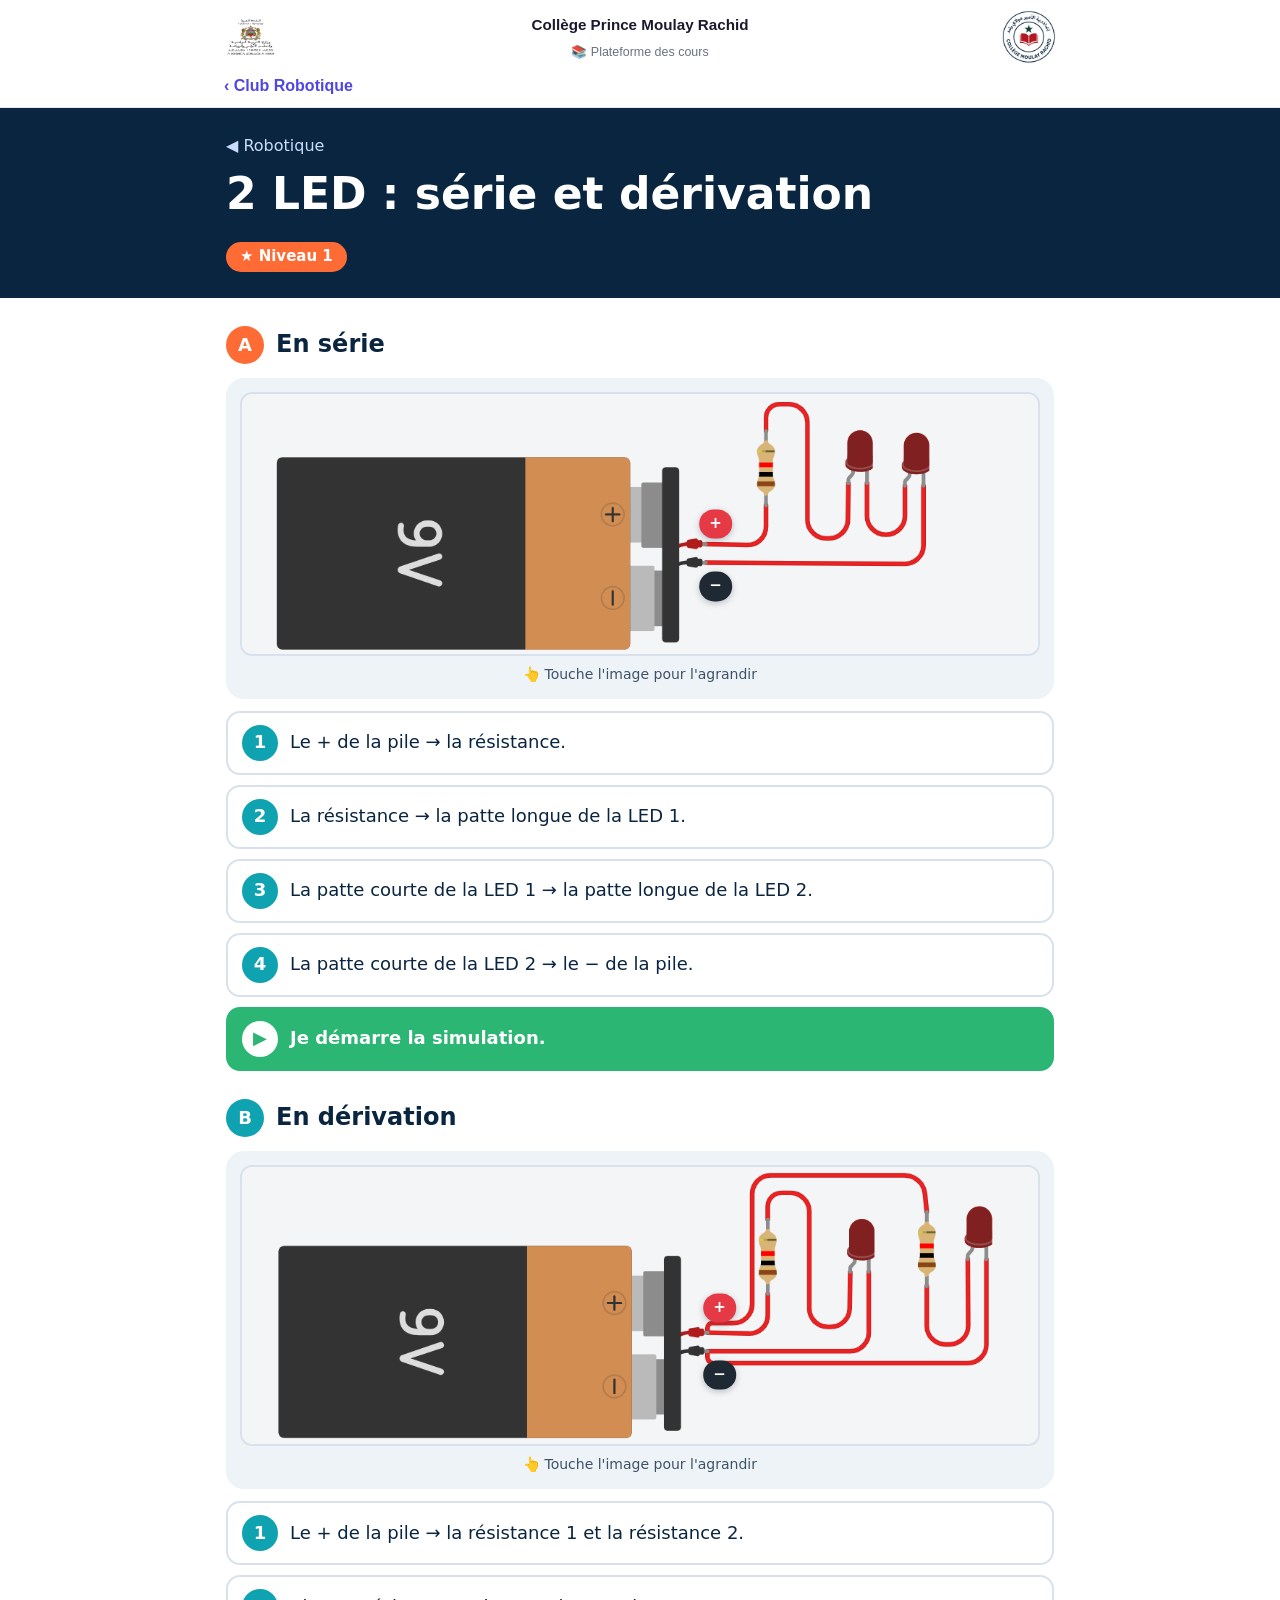
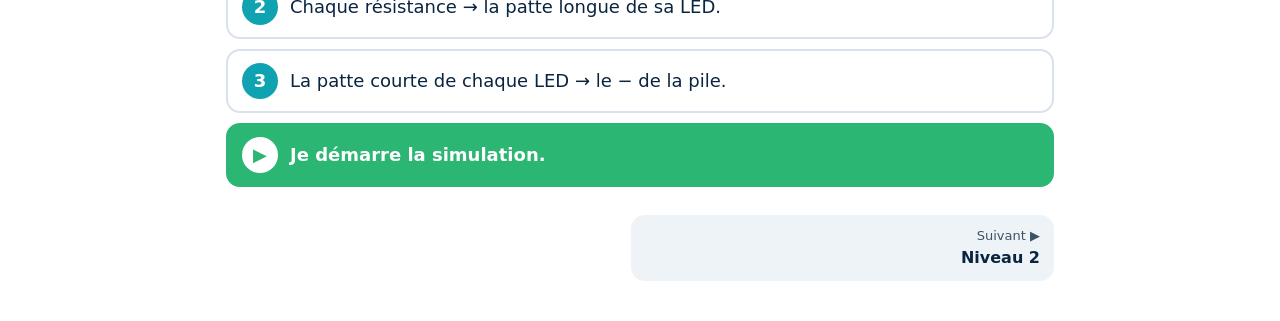
<file: robotique/niveau-1.html>
<!doctype html>
<html lang="fr">
<head>
<meta charset="utf-8">
<meta name="viewport" content="width=device-width, initial-scale=1">
<title>2 LED : série et dérivation · Club de robotique</title>
<link rel="stylesheet" href="assets/robotique.css">
<style>
  .simple-steps { list-style: none; margin: 0; padding: 0; display: grid; gap: 10px; }
  .simple-steps li { background: #fff; border: 2px solid var(--line); border-radius: 14px; padding: 12px 14px; display: flex; gap: 12px; align-items: center; font-size: 18px; }
  .simple-steps .n { width: 36px; height: 36px; border-radius: 50%; color: #fff; font-weight: 700; display: inline-flex; align-items: center; justify-content: center; flex: none; background: var(--teal); }
  .simple-steps li.go { background: var(--green); border-color: var(--green); color: #fff; font-weight: 700; }
  .simple-steps li.go .n { background: #fff; color: var(--green); }
  .warn { margin-top: 12px; background: #FDECEE; color: #9B1C26; border-radius: 14px; padding: 12px 14px; font-weight: 700; }
</style>
</head>
<body>
<style>
  .site-head { background: #fff; color: #1a1a2e; border-bottom: 1px solid #e8e9ee; font-family: -apple-system, BlinkMacSystemFont, "Segoe UI", Roboto, sans-serif; }
  .site-head .bar { display: flex; align-items: center; gap: 10px; padding: calc(10px + env(safe-area-inset-top, 0px)) 14px 10px; max-width: 860px; margin: 0 auto; text-decoration: none; color: inherit; }
  .site-head img { width: 54px; height: 54px; object-fit: contain; flex-shrink: 0; display: block; }
  .site-head .school { flex: 1; text-align: center; min-width: 0; }
  .site-head .college-name { font-size: 0.95rem; font-weight: 700; line-height: 1.2; }
  .site-head .app-title { font-size: 0.78rem; color: #6b7280; margin-top: 1px; }
  .site-head .site-back { display: block; max-width: 860px; margin: 0 auto; padding: 0 14px 10px; color: #4f46e5; font-weight: 600; font-size: 1rem; text-decoration: none; }
</style>
<div class="site-head">
  <a class="bar" href="../index.html">
    <img src="../assets/logo-ministere.png" alt="" onerror="this.style.visibility='hidden'">
    <span class="school">
      <span class="college-name">Collège Prince Moulay Rachid</span><br>
      <span class="app-title">📚 Plateforme des cours</span>
    </span>
    <img src="../assets/logo-college.png" alt="" onerror="this.style.visibility='hidden'">
  </a>
  <a class="site-back" href="../index.html#club">‹ Club Robotique</a>
</div>
<header class="rb-head"><div class="wrap">
  <a class="rb-back" href="index.html">◀ Robotique</a>
  <h1>2 LED : série et dérivation</h1>
  <span class="rb-stars">★ Niveau 1</span>
</div></header>
<main class="wrap">
<section class="rb-sec"><h2><span class="rb-num" style="background:var(--orange)">A</span>En série</h2>
<div class="card"><div class="model"><img src="img/modele-niveau1-serie.png" alt="2 LED en série sur Tinkercad"><span class="tag" style="left:59.5%;top:50%;background:var(--red)">+</span><span class="tag" style="left:59.5%;top:74%;background:#1F2933">−</span></div><div class="zoom-hint">👆 Touche l'image pour l'agrandir</div></div>
<div style="height:12px"></div>
<ol class="simple-steps"><li><span class="n">1</span><span>Le + de la pile → la résistance.</span></li><li><span class="n">2</span><span>La résistance → la patte longue de la LED 1.</span></li><li><span class="n">3</span><span>La patte courte de la LED 1 → la patte longue de la LED 2.</span></li><li><span class="n">4</span><span>La patte courte de la LED 2 → le − de la pile.</span></li><li class="go"><span class="n">▶</span><span>Je démarre la simulation.</span></li></ol>
</section>
<section class="rb-sec"><h2><span class="rb-num" style="background:var(--teal)">B</span>En dérivation</h2>
<div class="card"><div class="model"><img src="img/modele-niveau1-derivation.png" alt="2 LED en dérivation sur Tinkercad"><span class="tag" style="left:60%;top:51%;background:var(--red)">+</span><span class="tag" style="left:60%;top:75%;background:#1F2933">−</span></div><div class="zoom-hint">👆 Touche l'image pour l'agrandir</div></div>
<div style="height:12px"></div>
<ol class="simple-steps"><li><span class="n">1</span><span>Le + de la pile → la résistance 1 et la résistance 2.</span></li><li><span class="n">2</span><span>Chaque résistance → la patte longue de sa LED.</span></li><li><span class="n">3</span><span>La patte courte de chaque LED → le − de la pile.</span></li><li class="go"><span class="n">▶</span><span>Je démarre la simulation.</span></li></ol>
</section>
<nav class="pager"><span style="flex:1"></span><a class="next" href="niveau-2.html"><small>Suivant ▶</small>Niveau 2</a></nav>
</main>
<script src="assets/robotique.js"></script>
</body>
</html>
</file>
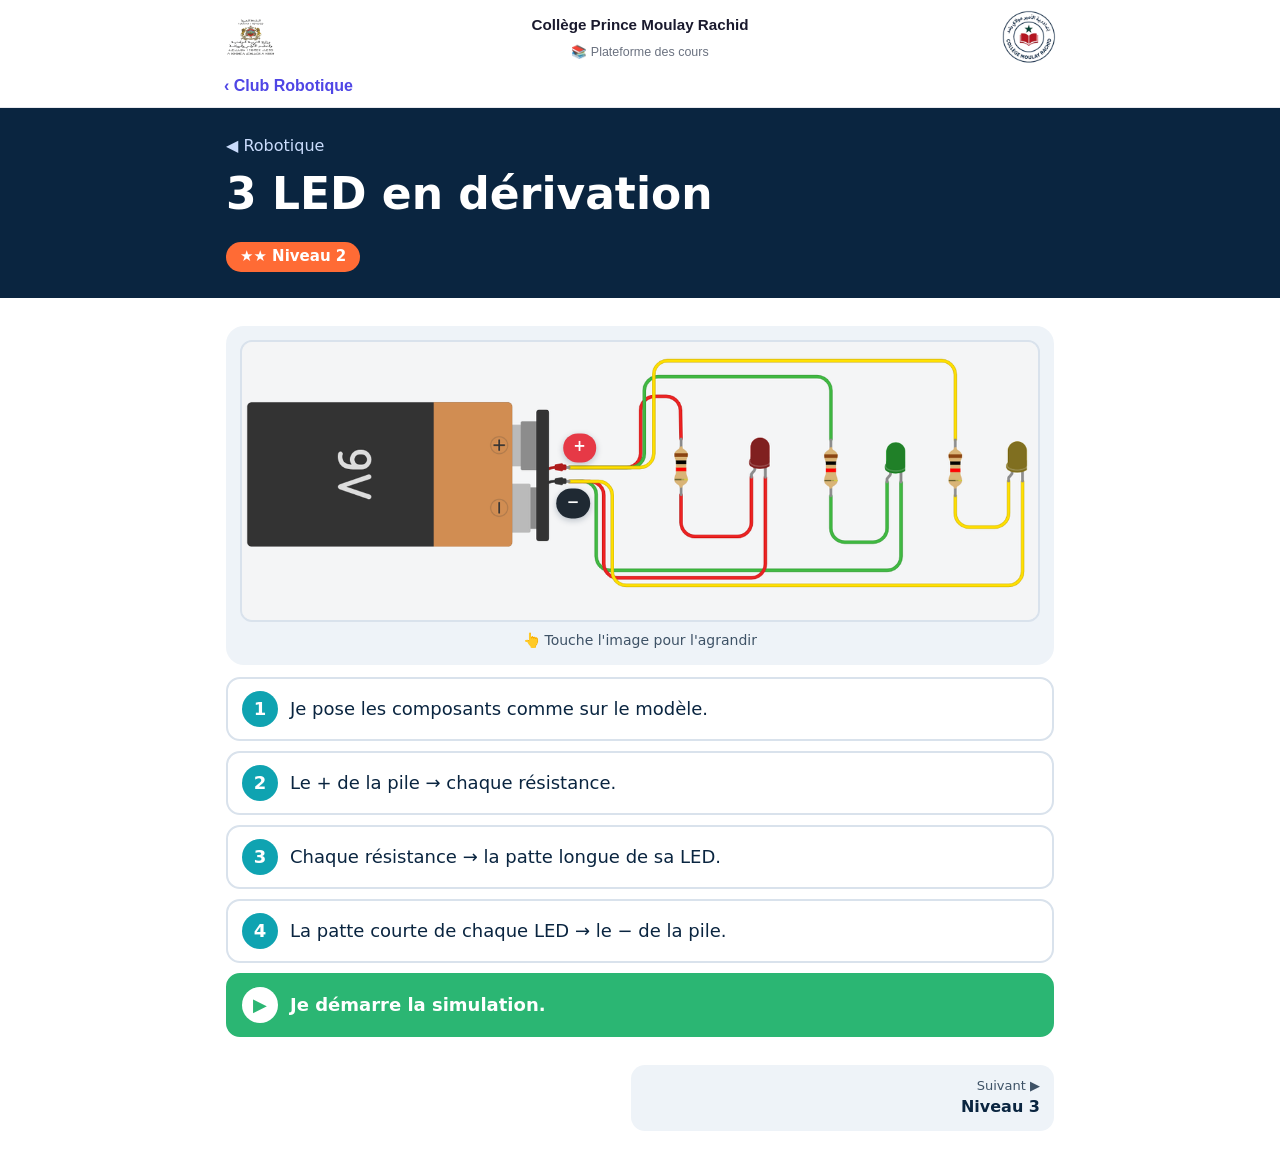
<file: robotique/niveau-2.html>
<!doctype html>
<html lang="fr">
<head>
<meta charset="utf-8">
<meta name="viewport" content="width=device-width, initial-scale=1">
<title>3 LED en dérivation · Club de robotique</title>
<link rel="stylesheet" href="assets/robotique.css">
<style>
  .simple-steps { list-style: none; margin: 0; padding: 0; display: grid; gap: 10px; }
  .simple-steps li { background: #fff; border: 2px solid var(--line); border-radius: 14px; padding: 12px 14px; display: flex; gap: 12px; align-items: center; font-size: 18px; }
  .simple-steps .n { width: 36px; height: 36px; border-radius: 50%; color: #fff; font-weight: 700; display: inline-flex; align-items: center; justify-content: center; flex: none; background: var(--teal); }
  .simple-steps li.go { background: var(--green); border-color: var(--green); color: #fff; font-weight: 700; }
  .simple-steps li.go .n { background: #fff; color: var(--green); }
  .warn { margin-top: 12px; background: #FDECEE; color: #9B1C26; border-radius: 14px; padding: 12px 14px; font-weight: 700; }
</style>
</head>
<body>
<style>
  .site-head { background: #fff; color: #1a1a2e; border-bottom: 1px solid #e8e9ee; font-family: -apple-system, BlinkMacSystemFont, "Segoe UI", Roboto, sans-serif; }
  .site-head .bar { display: flex; align-items: center; gap: 10px; padding: calc(10px + env(safe-area-inset-top, 0px)) 14px 10px; max-width: 860px; margin: 0 auto; text-decoration: none; color: inherit; }
  .site-head img { width: 54px; height: 54px; object-fit: contain; flex-shrink: 0; display: block; }
  .site-head .school { flex: 1; text-align: center; min-width: 0; }
  .site-head .college-name { font-size: 0.95rem; font-weight: 700; line-height: 1.2; }
  .site-head .app-title { font-size: 0.78rem; color: #6b7280; margin-top: 1px; }
  .site-head .site-back { display: block; max-width: 860px; margin: 0 auto; padding: 0 14px 10px; color: #4f46e5; font-weight: 600; font-size: 1rem; text-decoration: none; }
</style>
<div class="site-head">
  <a class="bar" href="../index.html">
    <img src="../assets/logo-ministere.png" alt="" onerror="this.style.visibility='hidden'">
    <span class="school">
      <span class="college-name">Collège Prince Moulay Rachid</span><br>
      <span class="app-title">📚 Plateforme des cours</span>
    </span>
    <img src="../assets/logo-college.png" alt="" onerror="this.style.visibility='hidden'">
  </a>
  <a class="site-back" href="../index.html#club">‹ Club Robotique</a>
</div>
<header class="rb-head"><div class="wrap">
  <a class="rb-back" href="index.html">◀ Robotique</a>
  <h1>3 LED en dérivation</h1>
  <span class="rb-stars">★★ Niveau 2</span>
</div></header>
<main class="wrap">
<section class="rb-sec">
<div class="card"><div class="model"><img src="img/modele-niveau2.png" alt="3 LED en dérivation sur Tinkercad"><span class="tag" style="left:42.4%;top:38%;background:var(--red)">+</span><span class="tag" style="left:41.6%;top:58%;background:#1F2933">−</span></div><div class="zoom-hint">👆 Touche l'image pour l'agrandir</div></div>
<div style="height:12px"></div>
<ol class="simple-steps"><li><span class="n">1</span><span>Je pose les composants comme sur le modèle.</span></li><li><span class="n">2</span><span>Le + de la pile → chaque résistance.</span></li><li><span class="n">3</span><span>Chaque résistance → la patte longue de sa LED.</span></li><li><span class="n">4</span><span>La patte courte de chaque LED → le − de la pile.</span></li><li class="go"><span class="n">▶</span><span>Je démarre la simulation.</span></li></ol>
</section>
<nav class="pager"><span style="flex:1"></span><a class="next" href="niveau-3.html"><small>Suivant ▶</small>Niveau 3</a></nav>
</main>
<script src="assets/robotique.js"></script>
</body>
</html>
</file>
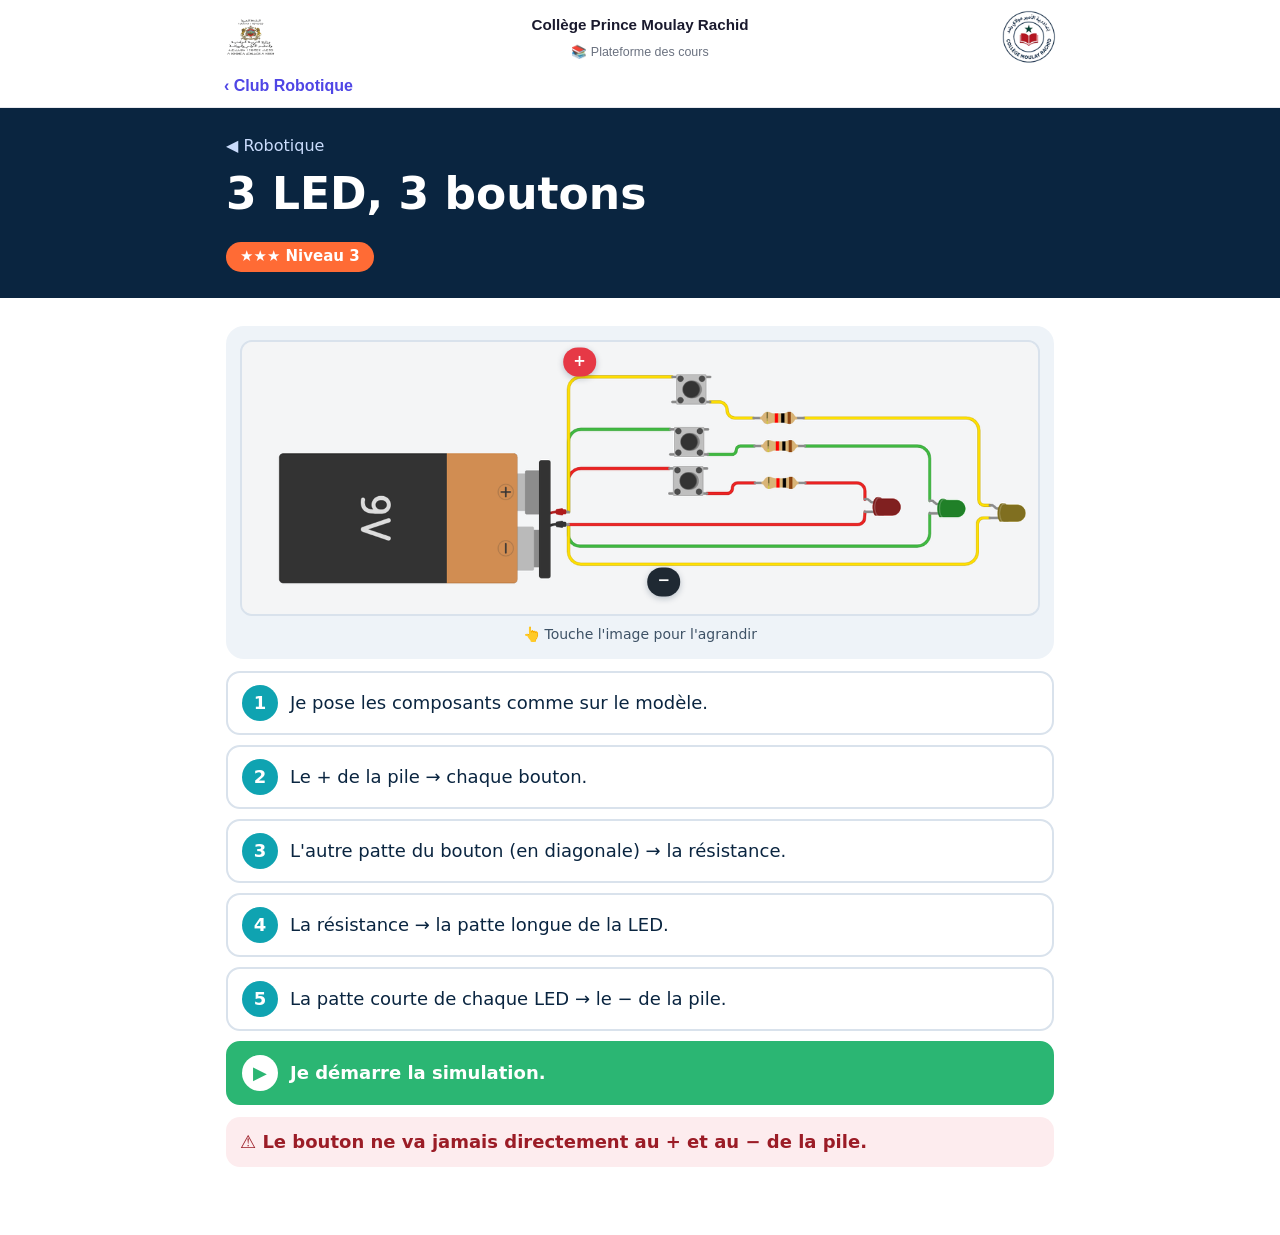
<file: robotique/niveau-3.html>
<!doctype html>
<html lang="fr">
<head>
<meta charset="utf-8">
<meta name="viewport" content="width=device-width, initial-scale=1">
<title>3 LED, 3 boutons · Club de robotique</title>
<link rel="stylesheet" href="assets/robotique.css">
<style>
  .simple-steps { list-style: none; margin: 0; padding: 0; display: grid; gap: 10px; }
  .simple-steps li { background: #fff; border: 2px solid var(--line); border-radius: 14px; padding: 12px 14px; display: flex; gap: 12px; align-items: center; font-size: 18px; }
  .simple-steps .n { width: 36px; height: 36px; border-radius: 50%; color: #fff; font-weight: 700; display: inline-flex; align-items: center; justify-content: center; flex: none; background: var(--teal); }
  .simple-steps li.go { background: var(--green); border-color: var(--green); color: #fff; font-weight: 700; }
  .simple-steps li.go .n { background: #fff; color: var(--green); }
  .warn { margin-top: 12px; background: #FDECEE; color: #9B1C26; border-radius: 14px; padding: 12px 14px; font-weight: 700; }
</style>
</head>
<body>
<style>
  .site-head { background: #fff; color: #1a1a2e; border-bottom: 1px solid #e8e9ee; font-family: -apple-system, BlinkMacSystemFont, "Segoe UI", Roboto, sans-serif; }
  .site-head .bar { display: flex; align-items: center; gap: 10px; padding: calc(10px + env(safe-area-inset-top, 0px)) 14px 10px; max-width: 860px; margin: 0 auto; text-decoration: none; color: inherit; }
  .site-head img { width: 54px; height: 54px; object-fit: contain; flex-shrink: 0; display: block; }
  .site-head .school { flex: 1; text-align: center; min-width: 0; }
  .site-head .college-name { font-size: 0.95rem; font-weight: 700; line-height: 1.2; }
  .site-head .app-title { font-size: 0.78rem; color: #6b7280; margin-top: 1px; }
  .site-head .site-back { display: block; max-width: 860px; margin: 0 auto; padding: 0 14px 10px; color: #4f46e5; font-weight: 600; font-size: 1rem; text-decoration: none; }
</style>
<div class="site-head">
  <a class="bar" href="../index.html">
    <img src="../assets/logo-ministere.png" alt="" onerror="this.style.visibility='hidden'">
    <span class="school">
      <span class="college-name">Collège Prince Moulay Rachid</span><br>
      <span class="app-title">📚 Plateforme des cours</span>
    </span>
    <img src="../assets/logo-college.png" alt="" onerror="this.style.visibility='hidden'">
  </a>
  <a class="site-back" href="../index.html#club">‹ Club Robotique</a>
</div>
<header class="rb-head"><div class="wrap">
  <a class="rb-back" href="index.html">◀ Robotique</a>
  <h1>3 LED, 3 boutons</h1>
  <span class="rb-stars">★★★ Niveau 3</span>
</div></header>
<main class="wrap">
<section class="rb-sec">
<div class="card"><div class="model"><img src="img/modele-niveau3.png" alt="3 LED avec 3 boutons-poussoirs sur Tinkercad"><span class="tag" style="left:42.4%;top:7.5%;background:var(--red)">+</span><span class="tag" style="left:53%;top:88%;background:#1F2933">−</span></div><div class="zoom-hint">👆 Touche l'image pour l'agrandir</div></div>
<div style="height:12px"></div>
<ol class="simple-steps"><li><span class="n">1</span><span>Je pose les composants comme sur le modèle.</span></li><li><span class="n">2</span><span>Le + de la pile → chaque bouton.</span></li><li><span class="n">3</span><span>L'autre patte du bouton (en diagonale) → la résistance.</span></li><li><span class="n">4</span><span>La résistance → la patte longue de la LED.</span></li><li><span class="n">5</span><span>La patte courte de chaque LED → le − de la pile.</span></li><li class="go"><span class="n">▶</span><span>Je démarre la simulation.</span></li></ol>
<div class="warn">⚠️ Le bouton ne va jamais directement au + et au − de la pile.</div>
</section>
<nav class="pager"><span style="flex:1"></span></nav>
</main>
<script src="assets/robotique.js"></script>
</body>
</html>
</file>
<file: robotique/assets/robotique.css>
/* Club de robotique — pages exercices (mobile d'abord) */
:root {
  --navy: #0A2540; --orange: #FF6B35; --teal: #0FA3B1; --green: #2BB673;
  --red: #E63946; --gold: #FFC145; --tint: #EEF3F8; --text2: #3E5266; --line: #D9E2EC;
  --radius: 18px;
  color-scheme: light;
}
* { box-sizing: border-box; }
html { -webkit-text-size-adjust: 100%; }
body {
  margin: 0; background: #FFFFFF; color: var(--navy);
  font-family: "Segoe UI", system-ui, -apple-system, Roboto, "Helvetica Neue", Arial, sans-serif;
  font-size: 18px; line-height: 1.45;
}
img { max-width: 100%; display: block; }
a { color: inherit; }
.wrap { max-width: 860px; margin: 0 auto; padding: 0 16px; }

/* En-tête */
.rb-head { background: var(--navy); color: #fff; padding: 20px 0 26px; }
.rb-back { display: inline-flex; align-items: center; gap: 6px; color: #CADCFC; text-decoration: none; font-size: 16px; padding: 6px 0; }
.rb-kicker { color: var(--orange); font-weight: 700; letter-spacing: 2px; font-size: 13px; margin-top: 10px; text-transform: uppercase; }
.rb-head h1 { font-size: clamp(28px, 7vw, 44px); line-height: 1.15; margin: 6px 0 8px; }
.rb-head p { color: #CADCFC; margin: 0; font-size: 18px; }
.rb-stars { display: inline-block; background: var(--orange); color: #fff; font-weight: 700; border-radius: 999px; padding: 4px 14px; font-size: 15px; margin-top: 14px; }

/* Sections */
.rb-sec { padding-top: 28px; }
.rb-sec h2 { display: flex; align-items: center; gap: 12px; font-size: 24px; margin: 0 0 14px; line-height: 1.2; }
.rb-num { width: 38px; height: 38px; border-radius: 50%; color: #fff; font-size: 18px; font-weight: 700; display: inline-flex; align-items: center; justify-content: center; flex: none; }
.card { background: var(--tint); border-radius: var(--radius); padding: 14px; }

/* Modèle (capture + étiquettes) */
.model { position: relative; border-radius: 12px; overflow: hidden; border: 2px solid var(--line); background: #F4F5F7; cursor: zoom-in; }
.model img { width: 100%; }
.tag {
  position: absolute; transform: translate(-50%, -50%); color: #fff; font-weight: 700;
  font-size: clamp(9px, 2.3vw, 15px); padding: .25em .7em; border-radius: 999px; white-space: nowrap;
  box-shadow: 0 2px 6px rgba(10,37,64,.25); pointer-events: none;
}
.zoom-hint { font-size: 14px; color: var(--text2); text-align: center; margin-top: 8px; }
.tip { margin-top: 10px; font-size: 17px; text-align: center; }
.tip b { color: var(--orange); }

/* Matériel */
.mats { display: grid; grid-template-columns: repeat(auto-fit, minmax(130px, 1fr)); gap: 10px; }
.mat { background: var(--tint); border-radius: 14px; padding: 14px 8px; text-align: center; }
.mat .q { font-size: 30px; font-weight: 800; color: var(--orange); line-height: 1; }
.mat .t { font-weight: 700; margin-top: 6px; font-size: 16px; line-height: 1.25; }

/* Étapes */
.steps { list-style: none; margin: 0; padding: 0; display: grid; gap: 10px; }
.steps li { background: #fff; border: 2px solid var(--line); border-radius: 14px; padding: 12px 14px; display: flex; gap: 12px; align-items: center; font-size: 18px; }
.steps .n { width: 36px; height: 36px; border-radius: 50%; color: #fff; font-weight: 700; display: inline-flex; align-items: center; justify-content: center; flex: none; background: var(--c, var(--teal)); }
.steps li.ok { background: var(--green); border-color: var(--green); color: #fff; }
.steps li.ok .n { background: #fff; color: var(--green); }
/* mode une étape à la fois */
.stepper .steps li { display: none; font-size: 21px; padding: 20px 16px; min-height: 110px; }
.stepper .steps li.on { display: flex; }
.stepbar { display: flex; align-items: center; gap: 10px; margin-top: 12px; }
.stepbar button, .btn {
  font: inherit; font-weight: 700; border: 0; border-radius: 999px; padding: 12px 18px; cursor: pointer;
  background: var(--navy); color: #fff; min-height: 48px;
}
.stepbar button[disabled] { opacity: .35; cursor: default; }
.stepbar .prog { flex: 1; height: 8px; background: var(--line); border-radius: 99px; overflow: hidden; }
.stepbar .prog i { display: block; height: 100%; background: var(--orange); width: 0; transition: width .25s; }
.stepcount { text-align: center; font-size: 15px; color: var(--text2); margin-top: 8px; }
.toggle { background: none; border: 0; color: var(--teal); font: inherit; font-weight: 700; text-decoration: underline; cursor: pointer; padding: 8px 0; }

/* Messages */
.key { margin-top: 12px; border-radius: 14px; padding: 12px 16px; font-weight: 700; color: #fff; text-align: center; }
.rule { background: var(--navy); color: #fff; border-radius: var(--radius); padding: 16px 18px; display: flex; gap: 14px; align-items: center; }
.rule .i { width: 40px; height: 40px; border-radius: 50%; background: var(--red); font-weight: 800; font-size: 22px; display: inline-flex; align-items: center; justify-content: center; flex: none; }
.rule b { color: var(--gold); }
.chain { display: flex; flex-wrap: wrap; align-items: center; gap: 6px; margin-top: 12px; }
.chip { border-radius: 999px; padding: 8px 14px; color: #fff; font-weight: 700; font-size: 16px; }
.arrow { color: var(--orange); font-weight: 800; }

/* Tableau comparatif */
.cmp { width: 100%; border-collapse: separate; border-spacing: 0 8px; font-size: 16px; }
.cmp th { color: #fff; padding: 10px 8px; font-size: 15px; }
.cmp td { background: var(--tint); padding: 12px 8px; text-align: center; }
.cmp td:first-child { text-align: left; font-weight: 700; border-radius: 12px 0 0 12px; }
.cmp td:last-child { border-radius: 0 12px 12px 0; }
.reveal { font-weight: 700; }
.reveal.hide { color: transparent; background: repeating-linear-gradient(45deg,#D9E2EC 0 6px,#E9EEF4 6px 12px); border-radius: 8px; }

/* Je vérifie */
.check { list-style: none; margin: 0; padding: 0; display: grid; gap: 10px; }
.check label { display: flex; gap: 14px; align-items: center; background: var(--tint); border-radius: 14px; padding: 14px 16px; cursor: pointer; font-size: 18px; min-height: 56px; }
.check input { width: 28px; height: 28px; accent-color: var(--green); flex: none; }
.check input:checked + span { color: var(--green); font-weight: 700; }
.bravo { display: none; margin-top: 12px; background: var(--green); color: #fff; border-radius: 14px; padding: 14px; text-align: center; font-weight: 700; font-size: 20px; }
.bravo.on { display: block; }

/* Boutons d'action */
.actions { display: grid; gap: 10px; margin-top: 28px; }
.btn { display: flex; align-items: center; justify-content: center; gap: 8px; text-decoration: none; text-align: center; }
.btn.orange { background: var(--orange); }
.btn.red { background: var(--red); }
.btn.ghost { background: #fff; color: var(--navy); border: 2px solid var(--navy); }

/* Lexique */
details.lex { margin-top: 28px; background: var(--tint); border-radius: var(--radius); padding: 4px 16px; }
details.lex summary { font-weight: 700; padding: 12px 0; cursor: pointer; font-size: 18px; }
.lex table { width: 100%; border-collapse: collapse; margin-bottom: 12px; font-size: 16px; }
.lex td { padding: 8px 4px; border-top: 1px solid var(--line); }
.lex td.ar { direction: rtl; text-align: right; font-size: 18px; font-family: "Noto Naskh Arabic", "Segoe UI", Tahoma, sans-serif; }

/* Navigation bas de page */
.pager { display: flex; gap: 10px; margin: 28px 0 40px; }
.pager a { flex: 1; text-decoration: none; background: var(--tint); border-radius: 14px; padding: 12px 14px; font-weight: 700; font-size: 16px; }
.pager a.next { text-align: right; }
.pager small { display: block; color: var(--text2); font-weight: 400; font-size: 13px; }

/* Index : cartes */
.how { display: grid; gap: 10px; }
.how div { display: flex; gap: 12px; align-items: center; background: var(--tint); border-radius: 14px; padding: 12px 14px; }
.ex { display: grid; gap: 14px; }
.ex a { display: flex; gap: 14px; align-items: center; text-decoration: none; background: #fff; border: 2px solid var(--line); border-radius: var(--radius); padding: 12px; }
.ex img { width: 110px; height: 76px; object-fit: cover; object-position: 72% 50%; border-radius: 10px; flex: none; background: var(--tint); }
.ex .lvl { font-size: 13px; font-weight: 700; color: #fff; border-radius: 999px; padding: 2px 10px; display: inline-block; }
.ex h3 { margin: 4px 0 2px; font-size: 19px; }
.ex p { margin: 0; color: var(--text2); font-size: 15px; }

/* Visionneuse */
.lightbox { position: fixed; inset: 0; background: rgba(10,37,64,.92); display: none; z-index: 1000; overflow: auto; }
.lightbox.on { display: block; }
.lightbox img { width: max(100%, 1100px); max-width: none; margin: 60px auto 20px; background: #fff; }
.lightbox button { position: fixed; top: 12px; right: 12px; font-size: 18px; }

@media (min-width: 700px) {
  .actions { grid-template-columns: 1fr 1fr; }
  .steps.two { grid-template-columns: 1fr 1fr; }
}
</file>
